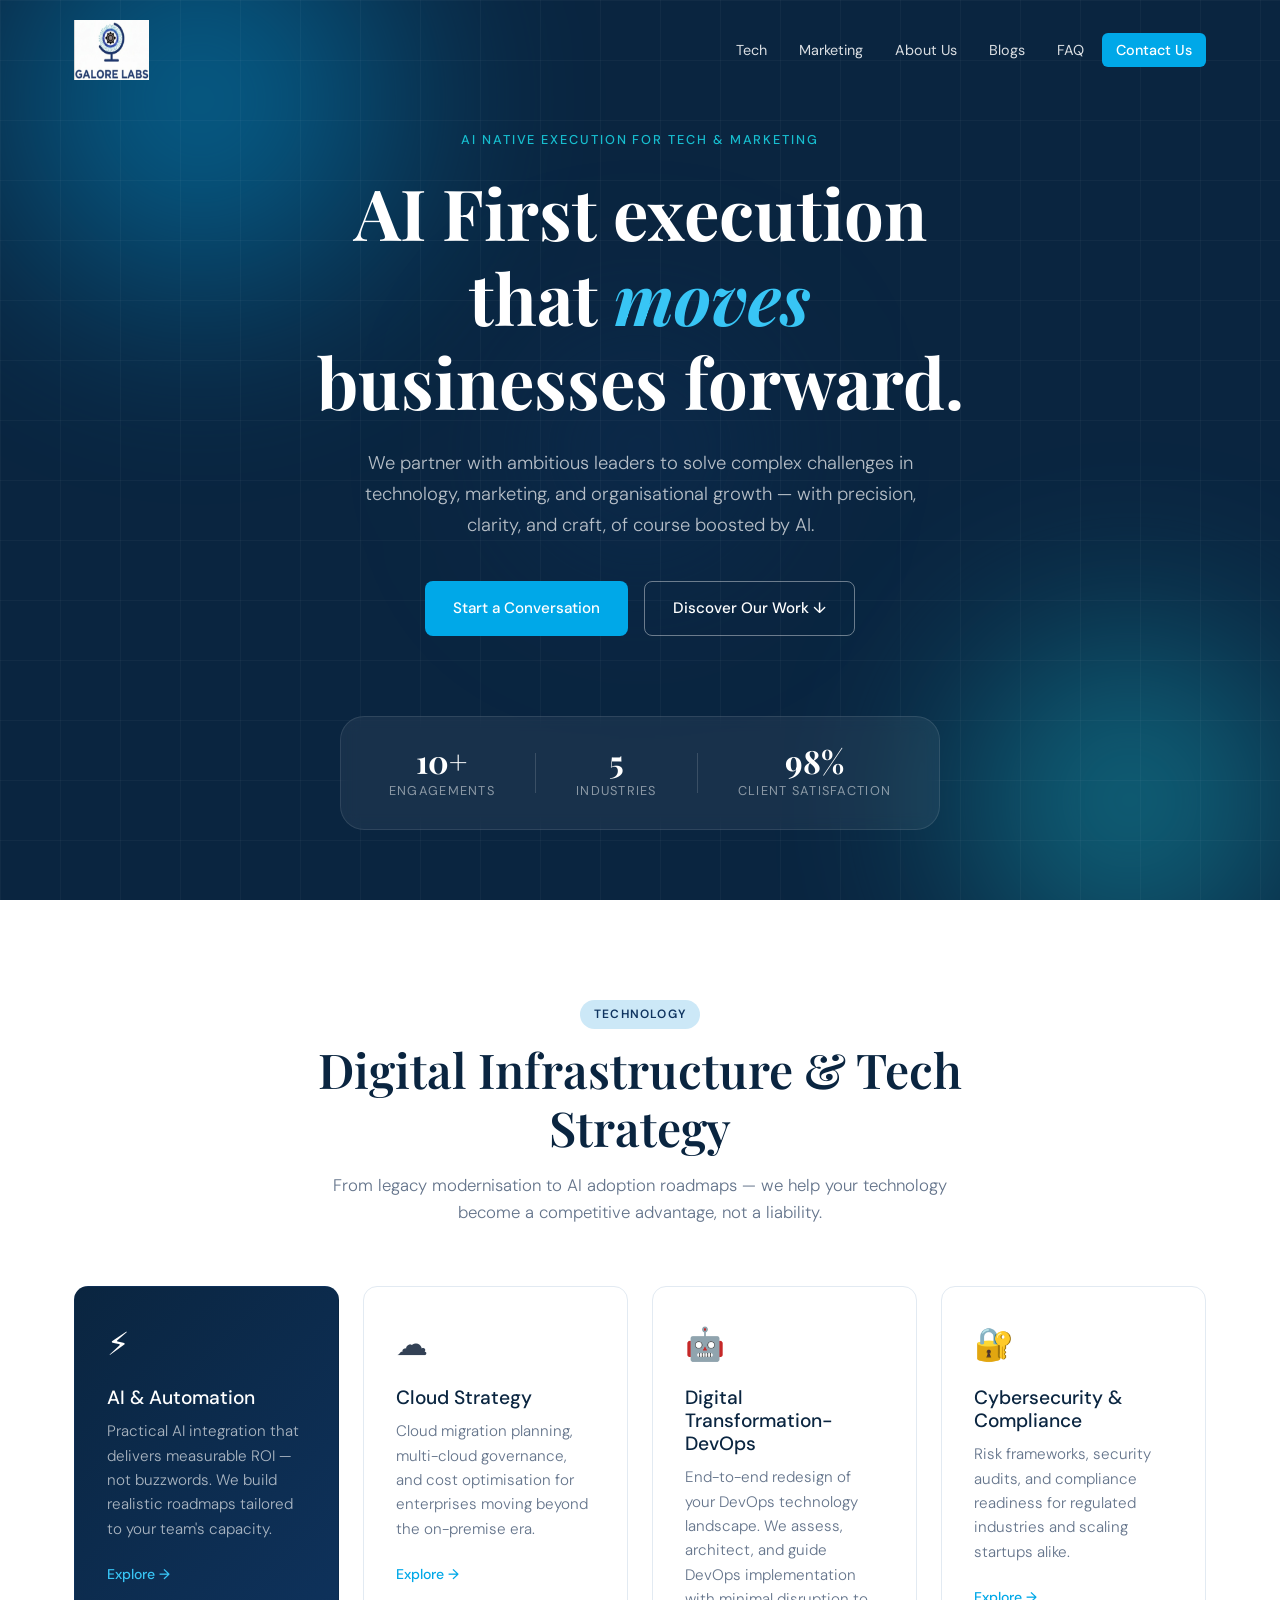
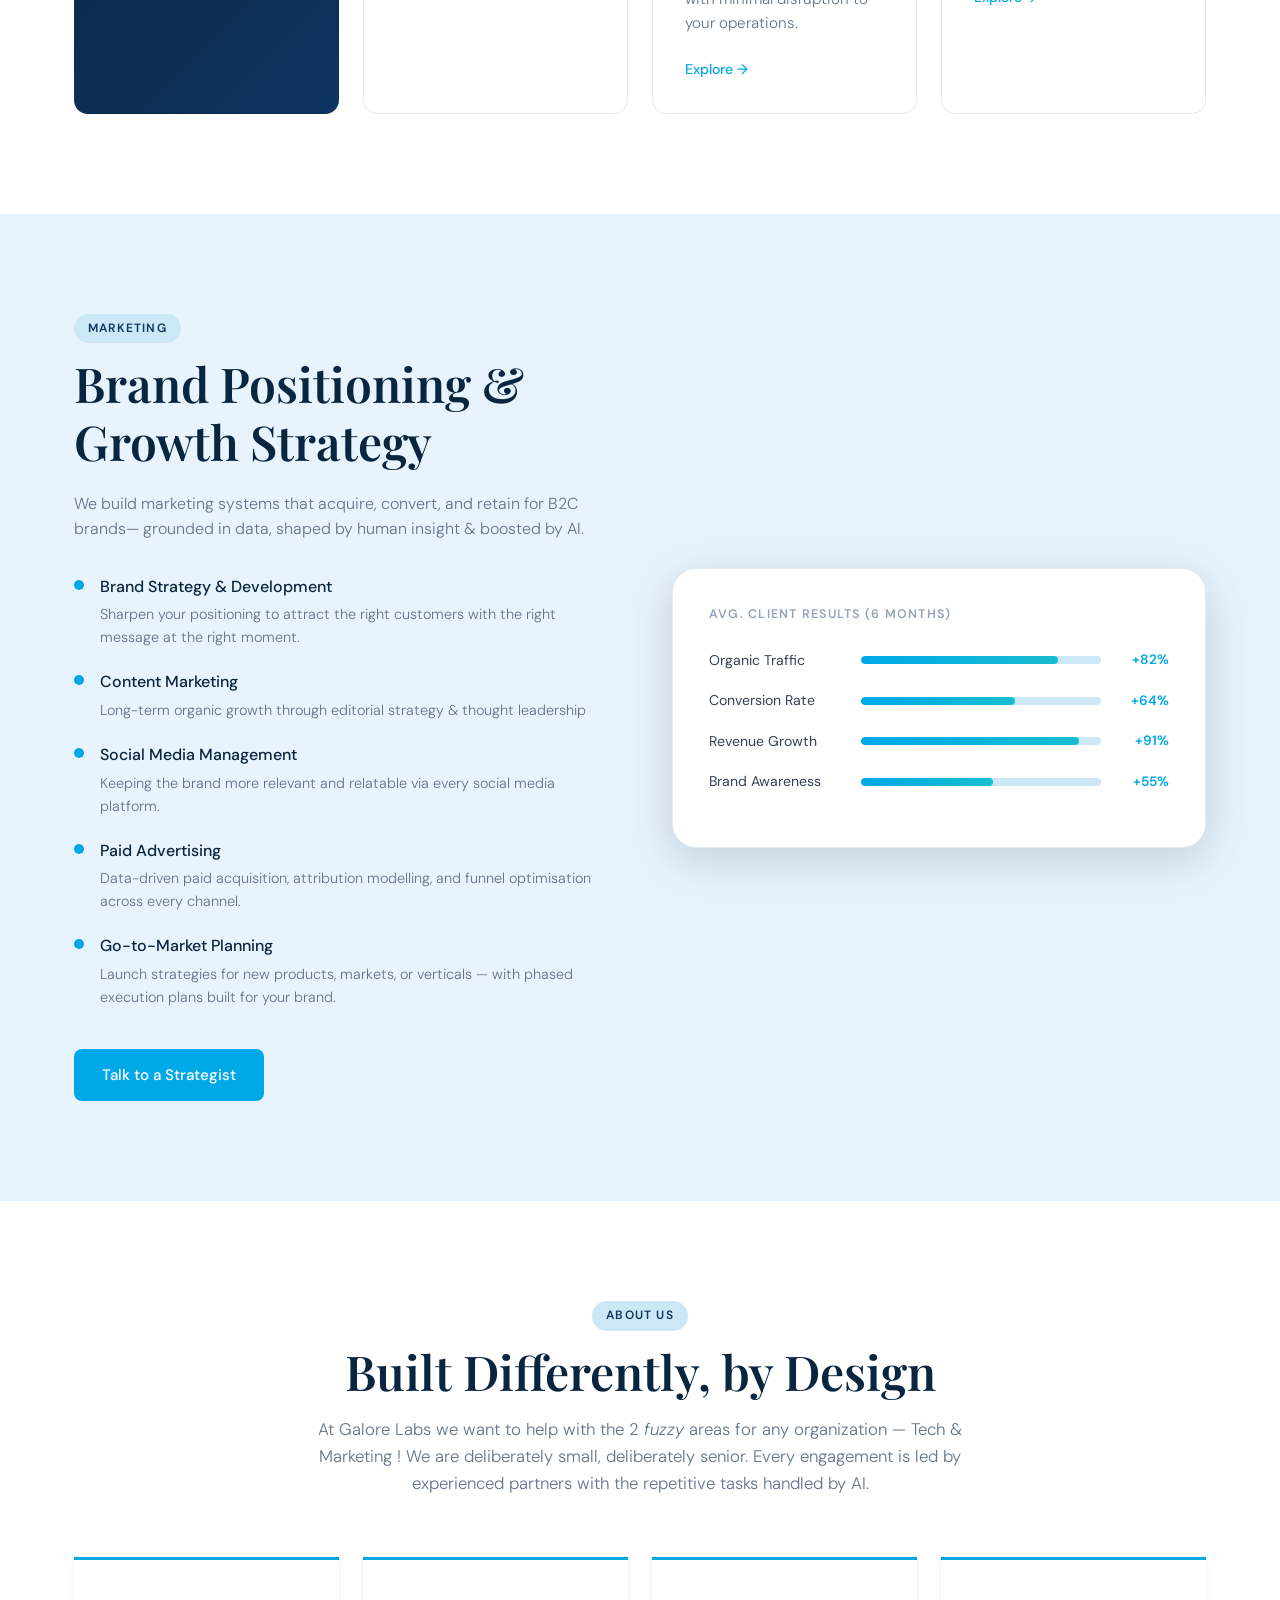
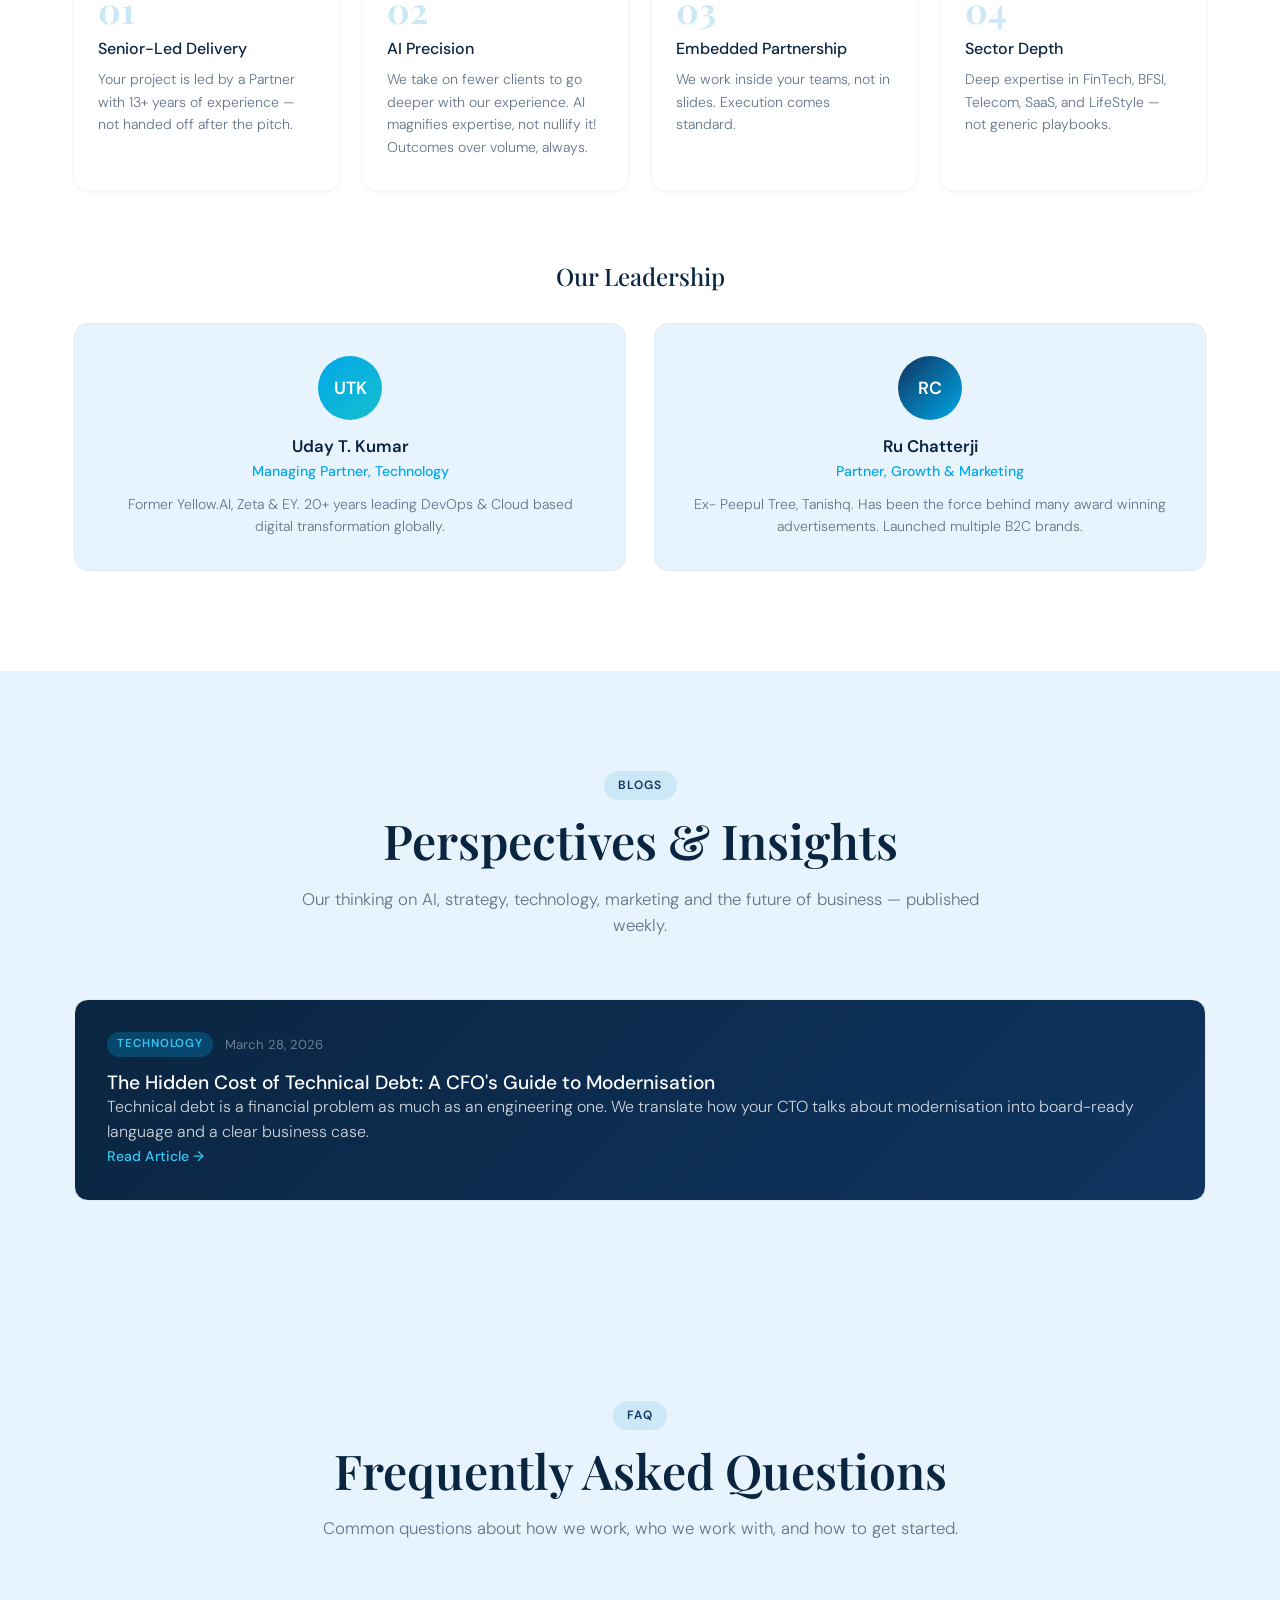
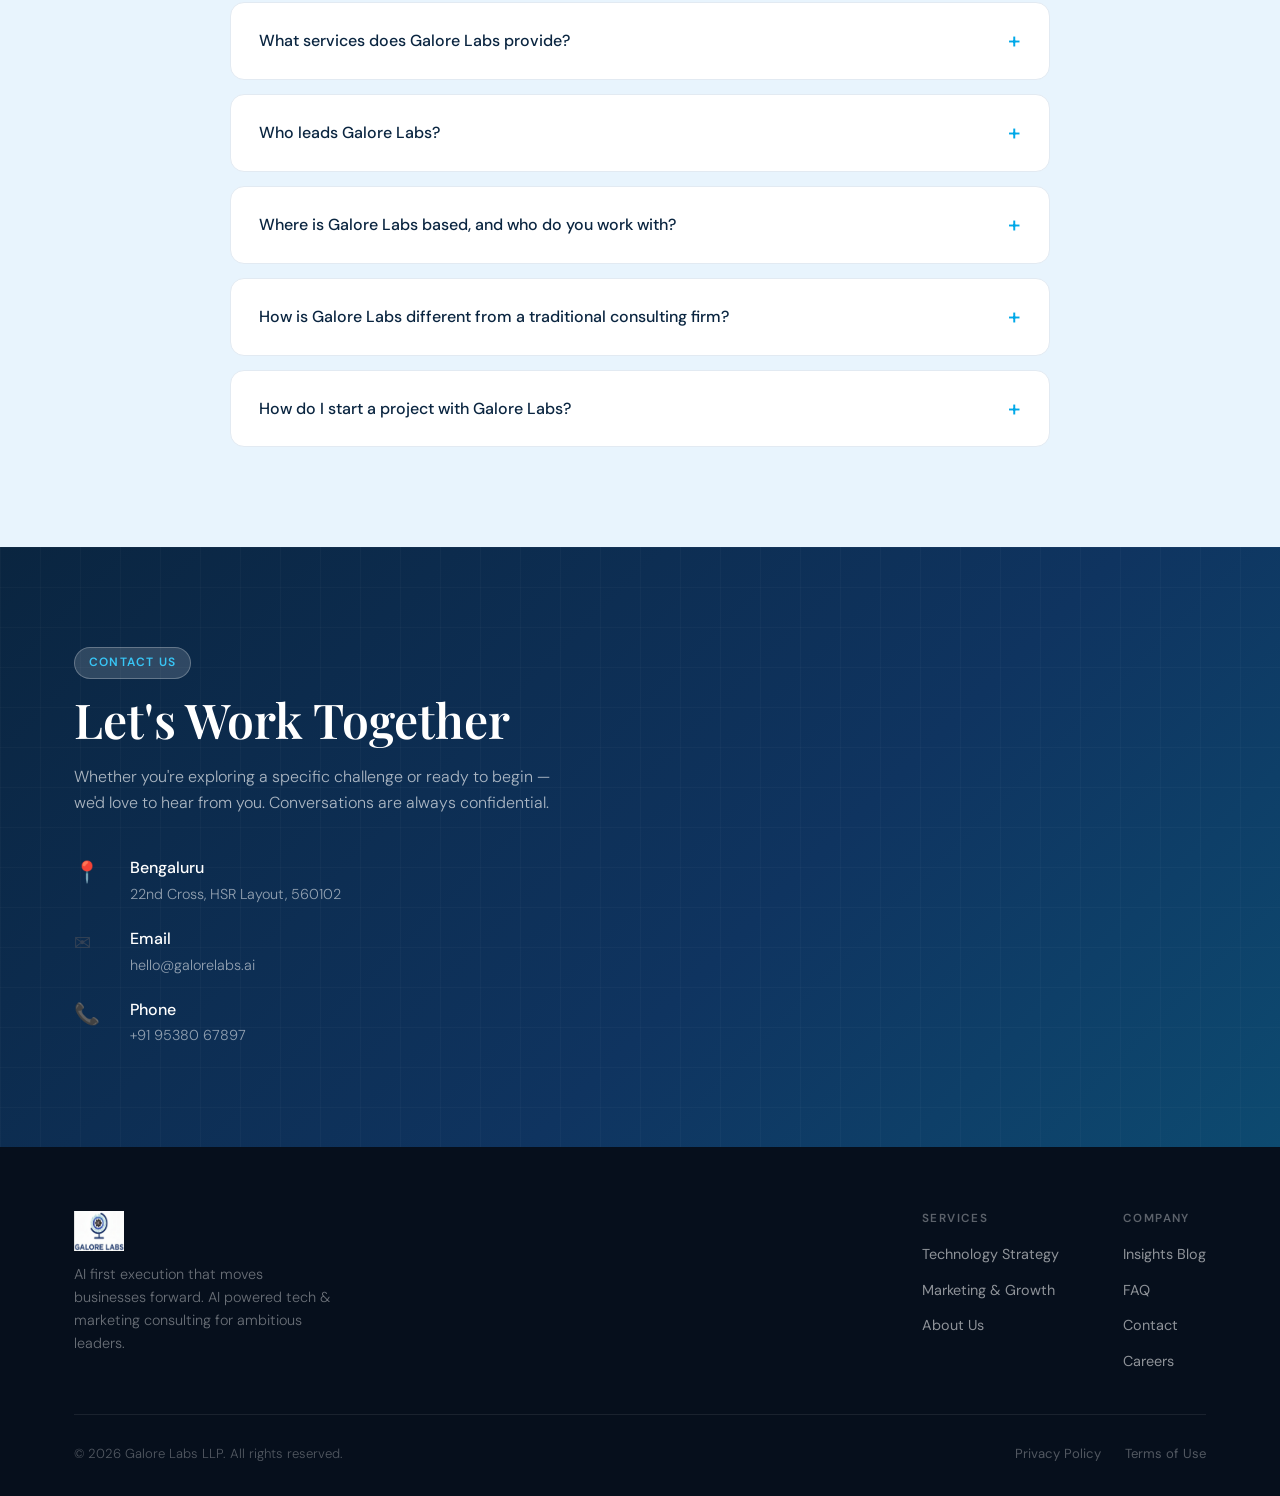
<file: index.html>
<!DOCTYPE html>
<html lang="en">
<head>
  <meta charset="UTF-8" />
  <meta name="viewport" content="width=device-width, initial-scale=1.0" />
  <title>Galore Labs | AI-Native Tech &amp; Marketing Consulting</title>
  <meta name="description" content="Bengaluru-based AI-native consultancy for technology and marketing — cloud strategy, DevOps, cybersecurity, and B2C brand growth, led by senior partners." />
  <link rel="canonical" href="https://galorelabs.ai/" />
  <link rel="icon" href="images/Galore_Labs_Logo_v1_generic.png" type="image/png" />

  <!-- Open Graph / Facebook / LinkedIn -->
  <meta property="og:type" content="website" />
  <meta property="og:site_name" content="Galore Labs" />
  <meta property="og:title" content="Galore Labs | AI-Native Tech & Marketing Consulting" />
  <meta property="og:description" content="AI-first execution for technology and marketing — cloud strategy, DevOps, cybersecurity, and B2C brand growth, led by senior partners in Bengaluru." />
  <meta property="og:url" content="https://galorelabs.ai/" />
  <meta property="og:image" content="https://galorelabs.ai/images/Galore_Labs_Logo_v1_generic.png" />
  <meta property="og:locale" content="en_IN" />

  <!-- Twitter Card -->
  <meta name="twitter:card" content="summary_large_image" />
  <meta name="twitter:title" content="Galore Labs | AI-Native Tech & Marketing Consulting" />
  <meta name="twitter:description" content="AI-first execution for technology and marketing — cloud strategy, DevOps, cybersecurity, and B2C brand growth, led by senior partners in Bengaluru." />
  <meta name="twitter:image" content="https://galorelabs.ai/images/Galore_Labs_Logo_v1_generic.png" />

  <link rel="stylesheet" href="styles.css" />
  <link rel="preconnect" href="https://fonts.googleapis.com" />
  <link rel="preconnect" href="https://fonts.gstatic.com" crossorigin />
  <link href="https://fonts.googleapis.com/css2?family=Playfair+Display:wght@400;600;700&family=DM+Sans:ital,wght@0,300;0,400;0,500;1,300&display=swap" rel="stylesheet" />

  <!-- Structured data: Organization, WebSite, FAQPage -->
  <script type="application/ld+json">
  {
    "@context": "https://schema.org",
    "@graph": [
      {
        "@type": "ProfessionalService",
        "@id": "https://galorelabs.ai/#organization",
        "name": "Galore Labs",
        "url": "https://galorelabs.ai/",
        "logo": "https://galorelabs.ai/images/Galore_Labs_Logo_v1_generic.png",
        "image": "https://galorelabs.ai/images/Galore_Labs_Logo_v1_generic.png",
        "description": "AI-native technology and marketing consulting for ambitious leaders — cloud strategy, DevOps, cybersecurity, brand positioning, and growth marketing.",
        "email": "hello@galorelabs.ai",
        "telephone": "+91-95380-67897",
        "address": {
          "@type": "PostalAddress",
          "streetAddress": "22nd Cross, HSR Layout",
          "addressLocality": "Bengaluru",
          "postalCode": "560102",
          "addressCountry": "IN"
        },
        "areaServed": "IN",
        "founder": [
          { "@type": "Person", "name": "Uday T. Kumar", "jobTitle": "Managing Partner, Technology" },
          { "@type": "Person", "name": "Ru Chatterji", "jobTitle": "Partner, Growth & Marketing" }
        ]
      },
      {
        "@type": "WebSite",
        "@id": "https://galorelabs.ai/#website",
        "url": "https://galorelabs.ai/",
        "name": "Galore Labs",
        "publisher": { "@id": "https://galorelabs.ai/#organization" }
      },
      {
        "@type": "FAQPage",
        "mainEntity": [
          {
            "@type": "Question",
            "name": "What services does Galore Labs provide?",
            "acceptedAnswer": {
              "@type": "Answer",
              "text": "Galore Labs delivers two integrated practices: technology strategy — AI & automation, cloud strategy, DevOps-led digital transformation, and cybersecurity & compliance — and marketing & growth, covering brand strategy, content marketing, social media management, paid advertising, and go-to-market planning."
            }
          },
          {
            "@type": "Question",
            "name": "Who leads Galore Labs?",
            "acceptedAnswer": {
              "@type": "Answer",
              "text": "Galore Labs is led by Uday T. Kumar, Managing Partner (Technology) — formerly of Yellow.AI, Zeta, and EY, with 20+ years leading DevOps and cloud-based digital transformation — and Ru Chatterji, Partner (Growth & Marketing) — formerly of Peepul Tree and Tanishq."
            }
          },
          {
            "@type": "Question",
            "name": "Where is Galore Labs based, and who do you work with?",
            "acceptedAnswer": {
              "@type": "Answer",
              "text": "Galore Labs is based in Bengaluru (HSR Layout) and works with clients across FinTech, BFSI, Telecom, SaaS, and Lifestyle sectors."
            }
          },
          {
            "@type": "Question",
            "name": "How is Galore Labs different from a traditional consulting firm?",
            "acceptedAnswer": {
              "@type": "Answer",
              "text": "Engagements are led directly by senior partners rather than handed off after the pitch, and AI handles repetitive execution so partners can go deeper with fewer clients instead of spreading thin across many."
            }
          },
          {
            "@type": "Question",
            "name": "How do I start a project with Galore Labs?",
            "acceptedAnswer": {
              "@type": "Answer",
              "text": "Email hello@galorelabs.ai or call +91 95380 67897. Conversations are confidential, and Galore Labs typically responds within one business day."
            }
          }
        ]
      }
    ]
  }
  </script>
</head>
<body>

  <!-- ═══════════════════════════ NAVIGATION ═══════════════════════════ -->
  <header class="nav-wrapper" id="navbar">
    <nav class="nav-container">
      <a href="#" class="logo">
        <img src="images/Galore_Labs_Logo_v1_generic.png" alt="Galore Labs" style="width:75px;height:60px;">
        <!--span class="logo-mark">GL</span-->
        <!--span class="logo-text">Galore Labs</span-->
      </a>

      <ul class="nav-links" id="navLinks">
        <li><a href="#tech" class="nav-item">Tech</a></li>
        <li><a href="#marketing" class="nav-item">Marketing</a></li>
        <li><a href="#about" class="nav-item">About Us</a></li>
        <li><a href="#blogs" class="nav-item">Blogs</a></li>
        <li><a href="#faq" class="nav-item">FAQ</a></li>
        <li><a href="#contact" class="nav-item nav-cta">Contact Us</a></li>
      </ul>

      <button class="hamburger" id="hamburger" aria-label="Toggle menu">
        <span></span><span></span><span></span>
      </button>
    </nav>
  </header>

  <!-- ═══════════════════════════ HERO ═══════════════════════════════════ -->
  <section class="hero" id="home">
    <div class="hero-bg">
      <div class="orb orb-1"></div>
      <div class="orb orb-2"></div>
      <div class="orb orb-3"></div>
      <div class="grid-overlay"></div>
    </div>
    <div class="hero-content">
      <p class="hero-eyebrow">AI Native Execution for Tech & Marketing</p>
      <h1 class="hero-title">
        AI First execution <br />
        that <em>moves</em><br />
        businesses forward.
      </h1>
      <p class="hero-sub">
        We partner with ambitious leaders to solve complex challenges in technology, marketing, and organisational growth — with precision, clarity, and craft, of course boosted by AI.
      </p>
      <div class="hero-actions">
        <a href="#contact" class="btn btn-primary">Start a Conversation</a>
        <a href="#about" class="btn btn-ghost">Discover Our Work ↓</a>
      </div>
    </div>
    <div class="hero-stats">
      <div class="stat"><span class="stat-num">10+</span><span class="stat-label">Engagements</span></div>
      <div class="stat-divider"></div>
      <div class="stat"><span class="stat-num">5</span><span class="stat-label">Industries</span></div>
      <div class="stat-divider"></div>
      <div class="stat"><span class="stat-num">98%</span><span class="stat-label">Client Satisfaction</span></div>
    </div>
  </section>

  <!-- ═══════════════════════════ TECH ════════════════════════════════════ -->
  <section class="section" id="tech">
    <div class="container">
      <div class="section-header">
        <span class="tag">Technology</span>
        <h2 class="section-title">Digital Infrastructure &amp; Tech Strategy</h2>
        <p class="section-sub">From legacy modernisation to AI adoption roadmaps — we help your technology become a competitive advantage, not a liability.</p>
      </div>
      <div class="cards-grid">
        <div class="card card-featured">
          <div class="card-icon">⚡</div>
          <h3>AI &amp; Automation</h3>
          <p>Practical AI integration that delivers measurable ROI — not buzzwords. We build realistic roadmaps tailored to your team's capacity.</p> 
          <a href="#contact" class="card-link">Explore →</a>
        </div>
        <div class="card">
          <div class="card-icon">☁️</div>
          <h3>Cloud Strategy</h3>
          <p>Cloud migration planning, multi-cloud governance, and cost optimisation for enterprises moving beyond the on-premise era.</p>
          <a href="#contact" class="card-link">Explore →</a>
        </div>
        <div class="card">
          <div class="card-icon">🤖</div>
          <h3>Digital Transformation- DevOps</h3>
          <p>End-to-end redesign of your DevOps technology landscape. We assess, architect, and guide DevOps implementation with minimal disruption to your operations.</p>
          <a href="#contact" class="card-link">Explore →</a>
        </div>
        <div class="card">
          <div class="card-icon">🔐</div>
          <h3>Cybersecurity &amp; Compliance</h3>
          <p>Risk frameworks, security audits, and compliance readiness for regulated industries and scaling startups alike.</p>
          <a href="#contact" class="card-link">Explore →</a>
        </div>
      </div>
    </div>
  </section>

  <!-- ═══════════════════════════ MARKETING ═══════════════════════════════ -->
  <section class="section section-alt" id="marketing">
    <div class="container">
      <div class="split-layout">
        <div class="split-text">
          <span class="tag">Marketing</span>
          <h2 class="section-title">Brand Positioning &amp; Growth Strategy</h2>
          <p>We build marketing systems that acquire, convert, and retain for B2C brands— grounded in data, shaped by human insight &amp; boosted by AI.</p>
          <ul class="feature-list">
            <li>
              <span class="feature-dot"></span>
              <div>
                <strong>Brand Strategy & Development</strong>
                <p>Sharpen your positioning to attract the right customers with the right message at the right moment.</p>
              </div>
            </li>
            <li>
              <span class="feature-dot"></span>
              <div>
                <strong>Content Marketing</strong>
                <p>Long-term organic growth through editorial strategy & thought leadership</p>
              </div>
            </li>
            <li>
              <span class="feature-dot"></span>
              <div>
                <strong>Social Media Management</strong>
                <p>Keeping the brand more relevant and relatable via every social media platform.</p>
              </div>
            </li>
            <li>
              <span class="feature-dot"></span>
              <div>
                <strong>Paid Advertising</strong>
                <p>Data-driven paid acquisition, attribution modelling, and funnel optimisation across every channel.</p>
              </div>
            </li>
            <li>
              <span class="feature-dot"></span>
              <div>
                <strong>Go-to-Market Planning</strong>
                <p>Launch strategies for new products, markets, or verticals — with phased execution plans built for your brand.</p>
              </div>
            </li>
          </ul>
          <a href="#contact" class="btn btn-primary">Talk to a Strategist</a>
        </div>
        <div class="split-visual">
          <div class="metrics-card">
            <p class="metrics-label">Avg. Client Results (6 months)</p>
            <div class="metric-row">
              <span>Organic Traffic</span>
              <div class="progress-bar"><div class="progress-fill" style="--w:82%"></div></div>
              <span class="metric-pct">+82%</span>
            </div>
            <div class="metric-row">
              <span>Conversion Rate</span>
              <div class="progress-bar"><div class="progress-fill" style="--w:64%"></div></div>
              <span class="metric-pct">+64%</span>
            </div>
            <div class="metric-row">
              <span>Revenue Growth</span>
              <div class="progress-bar"><div class="progress-fill" style="--w:91%"></div></div>
              <span class="metric-pct">+91%</span>
            </div>
            <div class="metric-row">
              <span>Brand Awareness</span>
              <div class="progress-bar"><div class="progress-fill" style="--w:55%"></div></div>
              <span class="metric-pct">+55%</span>
            </div>
          </div>
        </div>
      </div>
    </div>
  </section>

  <!-- ═══════════════════════════ ABOUT ════════════════════════════════════ -->
  <section class="section" id="about">
    <div class="container">
      <div class="section-header">
        <span class="tag">About Us</span>
        <h2 class="section-title">Built Differently, by Design</h2>
        <p class="section-sub">At Galore Labs we want to help with the 2 <em>fuzzy</em> areas for any organization — Tech & Marketing ! We are deliberately small, deliberately senior. Every engagement is led by experienced partners with the repetitive tasks handled by AI.</p>
      </div>

      <div class="values-grid">
        <div class="value-card">
          <div class="value-num">01</div>
          <h3>Senior-Led Delivery</h3>
          <p>Your project is led by a Partner with 13+ years of experience — not handed off after the pitch.</p>
        </div>
        <div class="value-card">
          <div class="value-num">02</div>
          <h3>AI Precision</h3>
          <p>We take on fewer clients to go deeper with our experience. AI magnifies expertise, not nullify it! Outcomes over volume, always.</p>
        </div>
        <div class="value-card">
          <div class="value-num">03</div>
          <h3>Embedded Partnership</h3>
          <p>We work inside your teams, not in slides. Execution comes standard.</p>
        </div>
        <div class="value-card">
          <div class="value-num">04</div>
          <h3>Sector Depth</h3>
          <p>Deep expertise in FinTech, BFSI, Telecom, SaaS, and LifeStyle — not generic playbooks.</p>
        </div>
      </div>

      <div class="team-section">
        <h3 class="team-heading">Our Leadership</h3>
        <div class="team-grid">
          <div class="team-card">
            <div class="avatar avatar-1">UTK</div>
            <h4>Uday T. Kumar</h4>
            <p class="role">Managing Partner, Technology</p>
            <p>Former Yellow.AI, Zeta & EY. 20+ years leading DevOps & Cloud based digital transformation globally.</p>
          </div>
          <div class="team-card">
            <div class="avatar avatar-2">RC</div>
            <h4>Ru Chatterji</h4>
            <p class="role">Partner, Growth &amp; Marketing</p>
            <p>Ex- Peepul Tree, Tanishq. Has been the force behind many award winning advertisements. Launched multiple B2C brands.</p>
          </div>
        </div>
      </div>
    </div>
  </section>

  <!-- ═══════════════════════════ BLOGS ════════════════════════════════════ -->
  <section class="section section-alt" id="blogs">
    <div class="container">
      <div class="section-header">
        <span class="tag">Blogs</span>
        <h2 class="section-title">Perspectives &amp; Insights</h2>
        <p class="section-sub">Our thinking on AI, strategy, technology, marketing and the future of business — published weekly.</p>
      </div>
      <div class="blog-grid">
        <article class="blog-card-featured">
          <div class="blog-meta"><span class="blog-tag">Technology</span> <span class="blog-date">March 28, 2026</span></div>
          <h3>The Hidden Cost of Technical Debt: A CFO's Guide to Modernisation</h3>
          <p>Technical debt is a financial problem as much as an engineering one. We translate how your CTO talks about modernisation into board-ready language and a clear business case.</p>
          <a href="blog-technical-debt-modernisation.html" class="card-link">Read Article →</a>
        </article>
        <!--article class="blog-card">
          <div class="blog-meta"><span class="blog-tag">Marketing</span> <span class="blog-date">March 14, 2026</span></div>
          <h3>The Brand Positioning Trap That's Costing B2B Companies Millions</h3>
          <p>Feature-led messaging is a dead end. Here's how leading SaaS companies are repositioning around outcomes — and winning.</p>
          <a href="#" class="card-link">Read Article →</a>
        </article>
        <article class="blog-card">
          <div class="blog-meta"><span class="blog-tag">Strategy</span> <span class="blog-date">Feb 27, 2026</span></div>
          <h3>Boutique vs. Big Four: Choosing the Right Consulting Partner</h3>
          <p>A frank comparison of what you gain and give up with each — from the perspective of people who've worked on both sides.</p>
          <a href="#" class="card-link">Read Article →</a>
        </article>
        <article class="blog-card">
          <div class="blog-meta"><span class="blog-tag">Operations</span> <span class="blog-date">Feb 10, 2026</span></div>
          <h3>Organisational Design for the Hybrid Era: What Actually Works</h3>
          <p>Two years of data from our portfolio clients reveals which structures thrive and which quietly haemorrhage productivity.</p>
          <a href="#" class="card-link">Read Article →</a>
        </article-->
      </div>
    </div>
  </section>

  <!-- ═══════════════════════════ FAQ ══════════════════════════════════════ -->
  <section class="section section-alt" id="faq">
    <div class="container">
      <div class="section-header">
        <span class="tag">FAQ</span>
        <h2 class="section-title">Frequently Asked Questions</h2>
        <p class="section-sub">Common questions about how we work, who we work with, and how to get started.</p>
      </div>
      <div class="faq-list">
        <details class="faq-item">
          <summary>What services does Galore Labs provide?</summary>
          <p>Galore Labs delivers two integrated practices: technology strategy — AI &amp; automation, cloud strategy, DevOps-led digital transformation, and cybersecurity &amp; compliance — and marketing &amp; growth, covering brand strategy, content marketing, social media management, paid advertising, and go-to-market planning.</p>
        </details>
        <details class="faq-item">
          <summary>Who leads Galore Labs?</summary>
          <p>Galore Labs is led by Uday T. Kumar, Managing Partner (Technology) — formerly of Yellow.AI, Zeta, and EY, with 20+ years leading DevOps and cloud-based digital transformation — and Ru Chatterji, Partner (Growth &amp; Marketing) — formerly of Peepul Tree and Tanishq.</p>
        </details>
        <details class="faq-item">
          <summary>Where is Galore Labs based, and who do you work with?</summary>
          <p>Galore Labs is based in Bengaluru (HSR Layout) and works with clients across FinTech, BFSI, Telecom, SaaS, and Lifestyle sectors.</p>
        </details>
        <details class="faq-item">
          <summary>How is Galore Labs different from a traditional consulting firm?</summary>
          <p>Engagements are led directly by senior partners rather than handed off after the pitch, and AI handles repetitive execution so partners can go deeper with fewer clients instead of spreading thin across many.</p>
        </details>
        <details class="faq-item">
          <summary>How do I start a project with Galore Labs?</summary>
          <p>Email <a href="mailto:hello@galorelabs.ai">hello@galorelabs.ai</a> or call +91 95380 67897. Conversations are confidential, and we typically respond within one business day.</p>
        </details>
      </div>
    </div>
  </section>

  <!-- ═══════════════════════════ CONTACT ══════════════════════════════════ -->
  <section class="section contact-section" id="contact">
    <div class="container">
      <div class="contact-wrapper">
        <div class="contact-info">
          <span class="tag tag-light">Contact Us</span>
          <h2 class="section-title light">Let's Work Together</h2>
          <p class="light-text">Whether you're exploring a specific challenge or ready to begin — we'd love to hear from you. Conversations are always confidential.</p>
          <div class="contact-details">
            <div class="contact-item">
              <span class="contact-icon">📍</span>
              <div>
                <strong>Bengaluru</strong>
                <p>22nd Cross, HSR Layout, 560102</p>
              </div>
            </div>
            <div class="contact-item">
              <span class="contact-icon">✉️</span>
              <div>
                <strong>Email</strong>
                <p>hello@galorelabs.ai</p>
              </div>
            </div>
            <div class="contact-item">
              <span class="contact-icon">📞</span>
              <div>
                <strong>Phone</strong>
                <p>+91 95380 67897</p>
              </div>
            </div>
          </div>
        </div>

        <!--form class="contact-form" id="contactForm" novalidate>
          <div class="form-row">
            <div class="form-group">
              <label for="firstName">First Name</label>
              <input type="text" id="firstName" name="firstName" placeholder="Arjun" required />
            </div>
            <div class="form-group">
              <label for="lastName">Last Name</label>
              <input type="text" id="lastName" name="lastName" placeholder="Sharma" required />
            </div>
          </div>
          <div class="form-group">
            <label for="email">Work Email</label>
            <input type="email" id="email" name="email" placeholder="you@company.com" required />
          </div>
          <div class="form-group">
            <label for="company">Company</label>
            <input type="text" id="company" name="company" placeholder="Your Company" />
          </div>
          <div class="form-group">
            <label for="interest">Area of Interest</label>
            <select id="interest" name="interest">
              <option value="" disabled selected>Select a service…</option>
              <option value="tech">AI & Technology Strategy</option>
              <option value="marketing">Marketing &amp; Growth</option>
              <option value="strategy">Corporate Strategy</option>
              <option value="other">Other / Not Sure Yet</option>
            </select>
          </div>
          <div class="form-group">
            <label for="message">Message</label>
            <textarea id="message" name="message" rows="4" placeholder="Tell us about your challenge or what you're trying to achieve…"></textarea>
          </div>
          <button type="submit" class="btn btn-submit" id="submitBtn">Send Message</button>
          <p class="form-note">We typically respond within one business day.</p>
          <div class="form-success" id="formSuccess">
            ✓ Thank you! We'll be in touch shortly.
          </div>
        </form-->
      </div>
    </div>
  </section>

  <!-- ═══════════════════════════ FOOTER ═══════════════════════════════════ -->
  <footer class="footer">
    <div class="container">
      <div class="footer-top">
        <div class="footer-brand">
          <a href="#" class="logo logo-light">
            <img src="images/Galore_Labs_Logo_v1_generic.png" alt="Galore Labs" style="width:50px;height:40px;">
            <!--span class="logo-mark">GL</span-->
            <!--span class="logo-text">Galore Labs</span-->
          </a>
          <p>AI first execution that moves businesses forward. AI powered tech & marketing consulting for ambitious leaders.</p>
        </div>
        <div class="footer-links">
          <div class="footer-col">
            <h5>Services</h5>
            <ul>
              <li><a href="#tech">Technology Strategy</a></li>
              <li><a href="#marketing">Marketing &amp; Growth</a></li>
              <li><a href="#about">About Us</a></li>
            </ul>
          </div>
          <div class="footer-col">
            <h5>Company</h5>
            <ul>
              <li><a href="#blogs">Insights Blog</a></li>
              <li><a href="#faq">FAQ</a></li>
              <li><a href="#contact">Contact</a></li>
              <li><a href="#">Careers</a></li>
            </ul>
          </div>
        </div>
      </div>
      <div class="footer-bottom">
        <p>© 2026 Galore Labs LLP. All rights reserved.</p>
        <div class="footer-legal">
          <a href="#">Privacy Policy</a>
          <a href="#">Terms of Use</a>
        </div>
      </div>
    </div>
  </footer>

  <script src="script.js"></script>
</body>
</html>
</file>
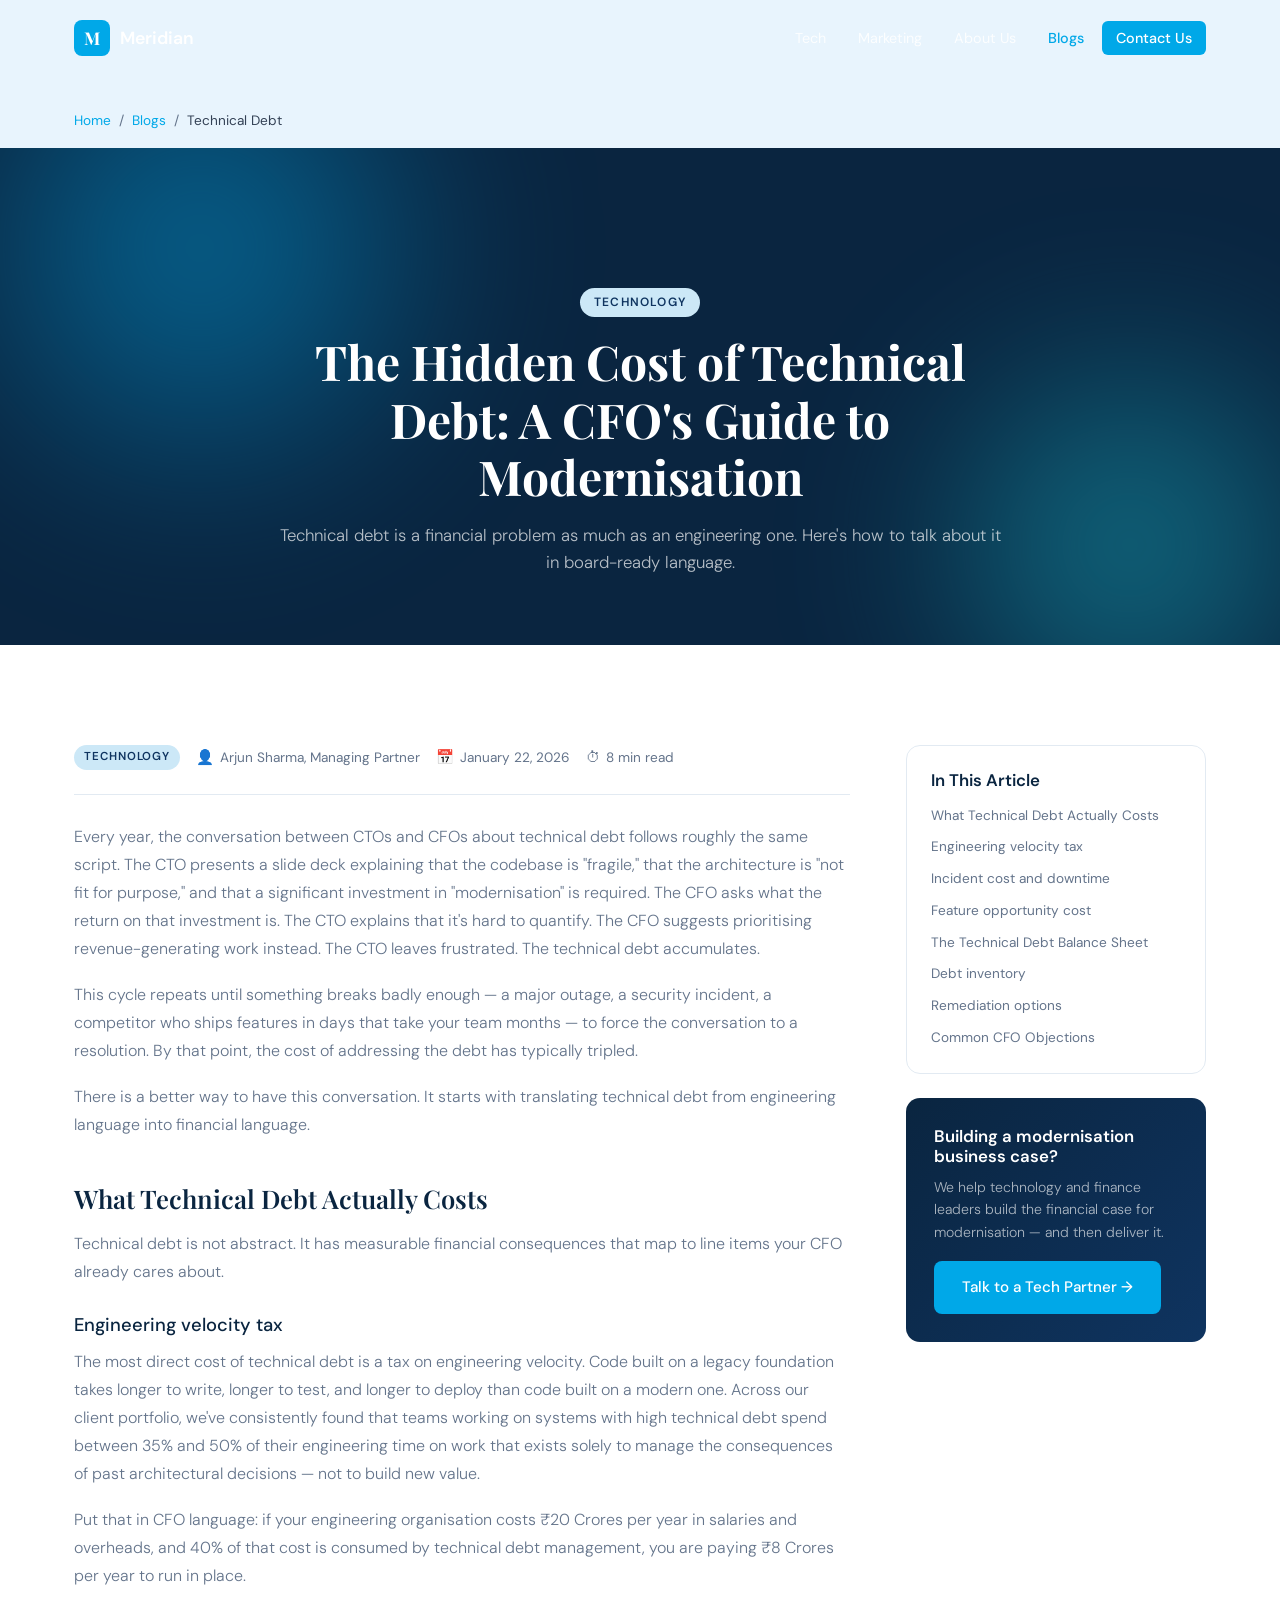
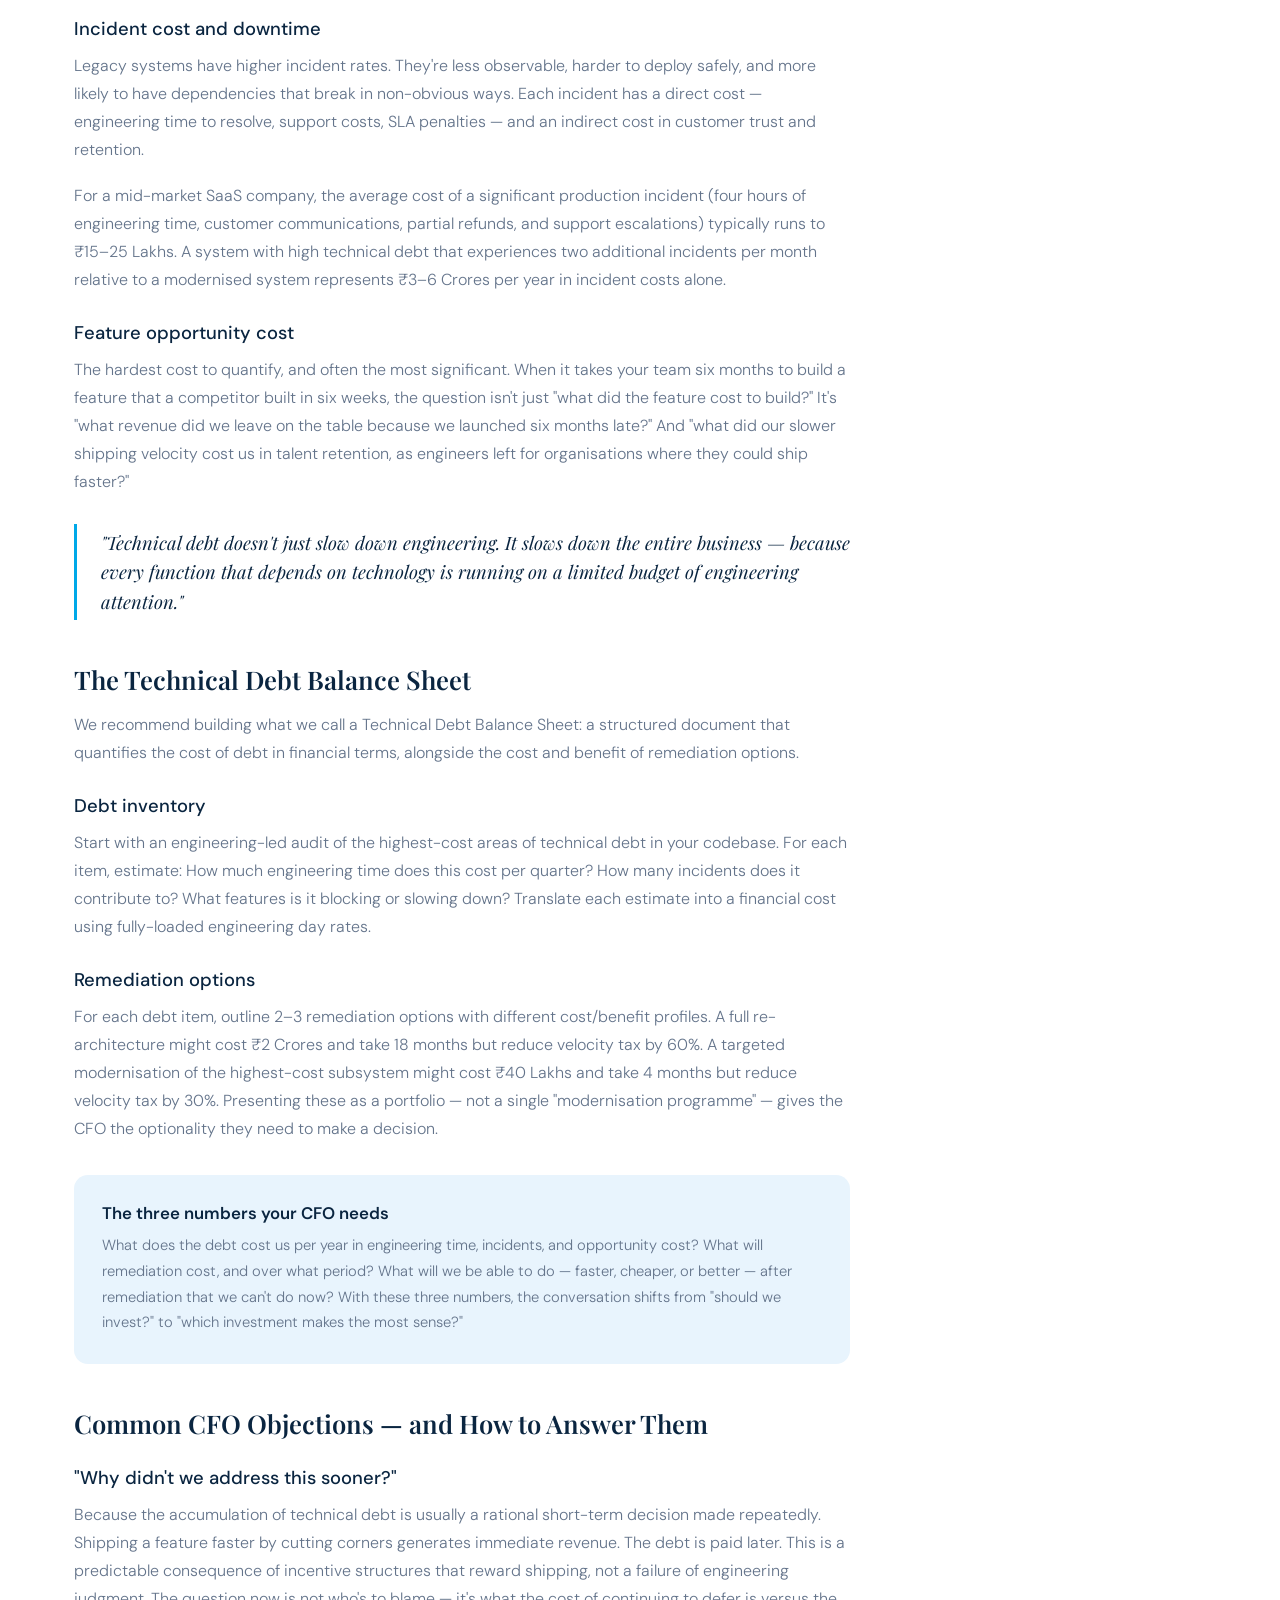
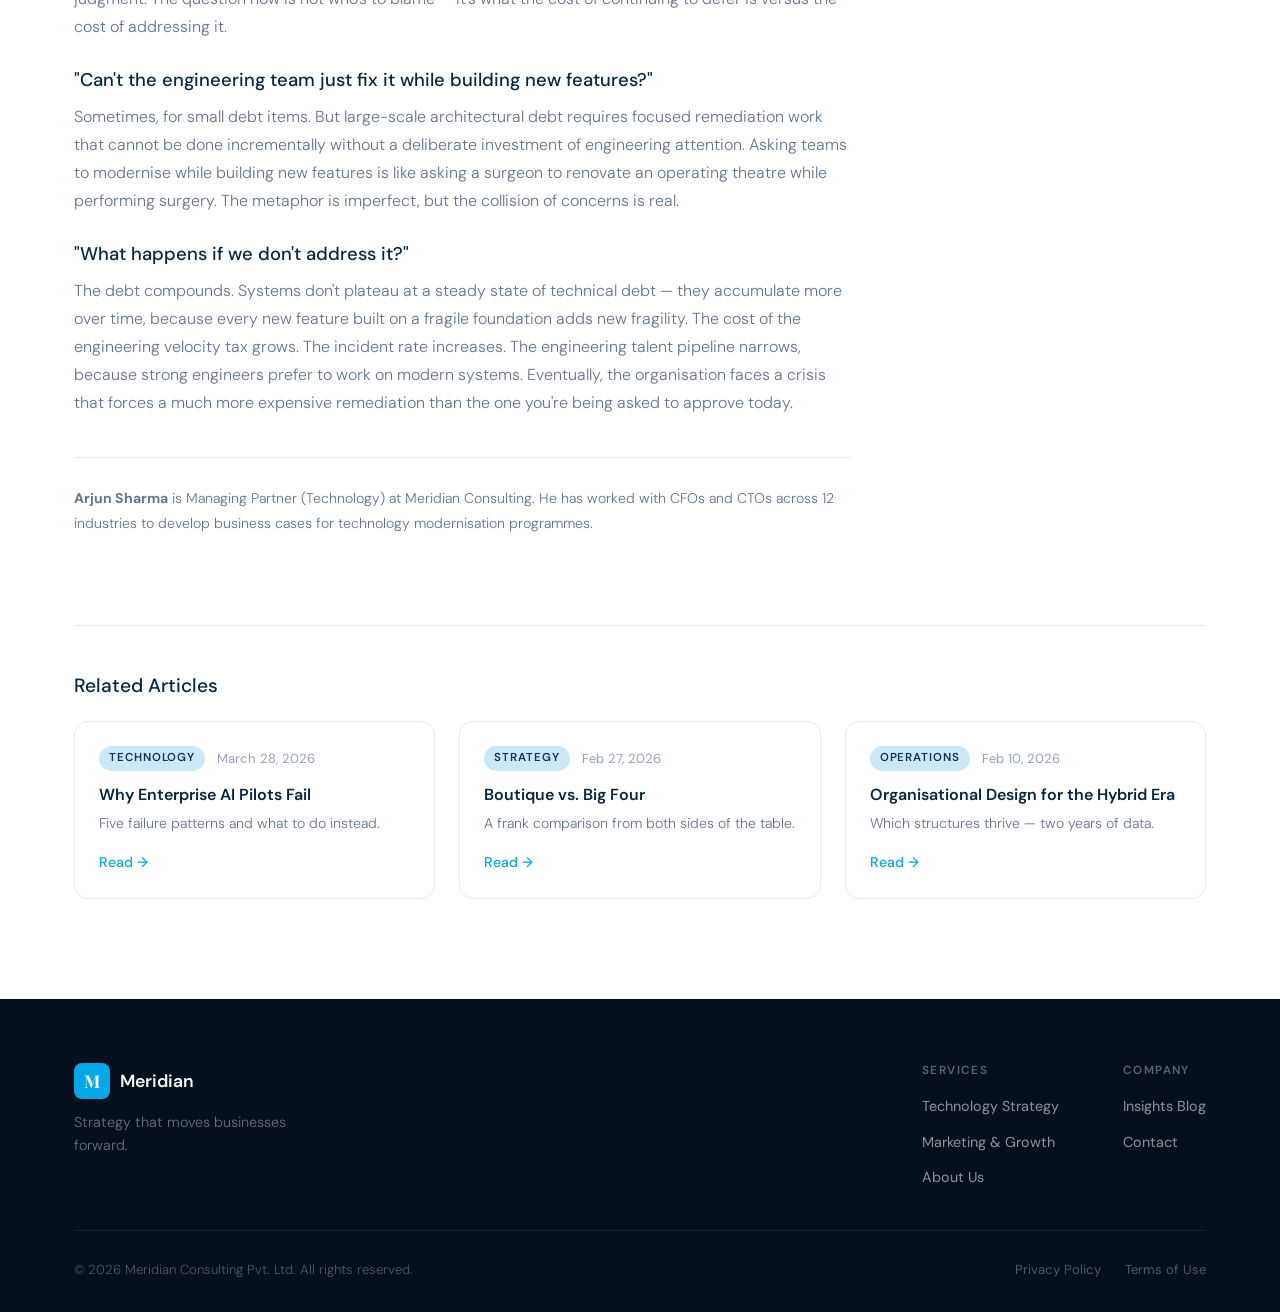
<file: blog-cost-optimization.html>
<!DOCTYPE html>
<html lang="en">
<head>
  <meta charset="UTF-8" />
  <meta name="viewport" content="width=device-width, initial-scale=1.0" />
  <title>The Hidden Cost of Technical Debt — Meridian Consulting</title>
  <link rel="stylesheet" href="styles.css" />
  <link rel="stylesheet" href="pages.css" />
  <link rel="preconnect" href="https://fonts.googleapis.com" />
  <link rel="preconnect" href="https://fonts.gstatic.com" crossorigin />
  <link href="https://fonts.googleapis.com/css2?family=Playfair+Display:wght@400;600;700&family=DM+Sans:ital,wght@0,300;0,400;0,500;1,300&display=swap" rel="stylesheet" />
</head>
<body class="inner-page">
  <header class="nav-wrapper" id="navbar">
    <nav class="nav-container">
      <a href="index.html" class="logo"><span class="logo-mark">M</span><span class="logo-text">Meridian</span></a>
      <ul class="nav-links" id="navLinks">
        <li><a href="tech.html" class="nav-item">Tech</a></li>
        <li><a href="marketing.html" class="nav-item">Marketing</a></li>
        <li><a href="about.html" class="nav-item">About Us</a></li>
        <li><a href="blogs.html" class="nav-item" style="color:var(--blue);font-weight:500;">Blogs</a></li>
        <li><a href="contact.html" class="nav-item nav-cta">Contact Us</a></li>
      </ul>
      <button class="hamburger" id="hamburger"><span></span><span></span><span></span></button>
    </nav>
  </header>

  <div class="breadcrumb"><div class="container"><nav><a href="index.html">Home</a> <span>/</span> <a href="blogs.html">Blogs</a> <span>/</span> <span class="current">Technical Debt</span></nav></div></div>

  <div class="page-hero" style="padding:140px 24px 70px;">
    <div class="orb orb-1"></div><div class="orb orb-2"></div>
    <div class="page-hero-content">
      <span class="tag">Technology</span>
      <h1>The Hidden Cost of Technical Debt: A CFO's Guide to Modernisation</h1>
      <p>Technical debt is a financial problem as much as an engineering one. Here's how to talk about it in board-ready language.</p>
    </div>
  </div>

  <section class="section">
    <div class="container">
      <div class="article-layout">
        <article class="article-body">
          <div class="article-meta-bar">
            <span class="blog-tag">Technology</span>
            <span class="meta-item"><span class="meta-icon">👤</span> Arjun Sharma, Managing Partner</span>
            <span class="meta-item"><span class="meta-icon">📅</span> January 22, 2026</span>
            <span class="meta-item"><span class="meta-icon">⏱</span> 8 min read</span>
          </div>

          <p>Every year, the conversation between CTOs and CFOs about technical debt follows roughly the same script. The CTO presents a slide deck explaining that the codebase is "fragile," that the architecture is "not fit for purpose," and that a significant investment in "modernisation" is required. The CFO asks what the return on that investment is. The CTO explains that it's hard to quantify. The CFO suggests prioritising revenue-generating work instead. The CTO leaves frustrated. The technical debt accumulates.</p>
          <p>This cycle repeats until something breaks badly enough — a major outage, a security incident, a competitor who ships features in days that take your team months — to force the conversation to a resolution. By that point, the cost of addressing the debt has typically tripled.</p>
          <p>There is a better way to have this conversation. It starts with translating technical debt from engineering language into financial language.</p>

          <h2>What Technical Debt Actually Costs</h2>
          <p>Technical debt is not abstract. It has measurable financial consequences that map to line items your CFO already cares about.</p>

          <h3>Engineering velocity tax</h3>
          <p>The most direct cost of technical debt is a tax on engineering velocity. Code built on a legacy foundation takes longer to write, longer to test, and longer to deploy than code built on a modern one. Across our client portfolio, we've consistently found that teams working on systems with high technical debt spend between 35% and 50% of their engineering time on work that exists solely to manage the consequences of past architectural decisions — not to build new value.</p>
          <p>Put that in CFO language: if your engineering organisation costs ₹20 Crores per year in salaries and overheads, and 40% of that cost is consumed by technical debt management, you are paying ₹8 Crores per year to run in place.</p>

          <h3>Incident cost and downtime</h3>
          <p>Legacy systems have higher incident rates. They're less observable, harder to deploy safely, and more likely to have dependencies that break in non-obvious ways. Each incident has a direct cost — engineering time to resolve, support costs, SLA penalties — and an indirect cost in customer trust and retention.</p>
          <p>For a mid-market SaaS company, the average cost of a significant production incident (four hours of engineering time, customer communications, partial refunds, and support escalations) typically runs to ₹15–25 Lakhs. A system with high technical debt that experiences two additional incidents per month relative to a modernised system represents ₹3–6 Crores per year in incident costs alone.</p>

          <h3>Feature opportunity cost</h3>
          <p>The hardest cost to quantify, and often the most significant. When it takes your team six months to build a feature that a competitor built in six weeks, the question isn't just "what did the feature cost to build?" It's "what revenue did we leave on the table because we launched six months late?" And "what did our slower shipping velocity cost us in talent retention, as engineers left for organisations where they could ship faster?"</p>

          <blockquote>"Technical debt doesn't just slow down engineering. It slows down the entire business — because every function that depends on technology is running on a limited budget of engineering attention."</blockquote>

          <h2>The Technical Debt Balance Sheet</h2>
          <p>We recommend building what we call a Technical Debt Balance Sheet: a structured document that quantifies the cost of debt in financial terms, alongside the cost and benefit of remediation options.</p>

          <h3>Debt inventory</h3>
          <p>Start with an engineering-led audit of the highest-cost areas of technical debt in your codebase. For each item, estimate: How much engineering time does this cost per quarter? How many incidents does it contribute to? What features is it blocking or slowing down? Translate each estimate into a financial cost using fully-loaded engineering day rates.</p>

          <h3>Remediation options</h3>
          <p>For each debt item, outline 2–3 remediation options with different cost/benefit profiles. A full re-architecture might cost ₹2 Crores and take 18 months but reduce velocity tax by 60%. A targeted modernisation of the highest-cost subsystem might cost ₹40 Lakhs and take 4 months but reduce velocity tax by 30%. Presenting these as a portfolio — not a single "modernisation programme" — gives the CFO the optionality they need to make a decision.</p>

          <div class="callout">
            <h4>The three numbers your CFO needs</h4>
            <p>What does the debt cost us per year in engineering time, incidents, and opportunity cost? What will remediation cost, and over what period? What will we be able to do — faster, cheaper, or better — after remediation that we can't do now? With these three numbers, the conversation shifts from "should we invest?" to "which investment makes the most sense?"</p>
          </div>

          <h2>Common CFO Objections — and How to Answer Them</h2>

          <h3>"Why didn't we address this sooner?"</h3>
          <p>Because the accumulation of technical debt is usually a rational short-term decision made repeatedly. Shipping a feature faster by cutting corners generates immediate revenue. The debt is paid later. This is a predictable consequence of incentive structures that reward shipping, not a failure of engineering judgment. The question now is not who's to blame — it's what the cost of continuing to defer is versus the cost of addressing it.</p>

          <h3>"Can't the engineering team just fix it while building new features?"</h3>
          <p>Sometimes, for small debt items. But large-scale architectural debt requires focused remediation work that cannot be done incrementally without a deliberate investment of engineering attention. Asking teams to modernise while building new features is like asking a surgeon to renovate an operating theatre while performing surgery. The metaphor is imperfect, but the collision of concerns is real.</p>

          <h3>"What happens if we don't address it?"</h3>
          <p>The debt compounds. Systems don't plateau at a steady state of technical debt — they accumulate more over time, because every new feature built on a fragile foundation adds new fragility. The cost of the engineering velocity tax grows. The incident rate increases. The engineering talent pipeline narrows, because strong engineers prefer to work on modern systems. Eventually, the organisation faces a crisis that forces a much more expensive remediation than the one you're being asked to approve today.</p>

          <div style="border-top:1px solid var(--border);padding-top:28px;margin-top:40px;">
            <p style="font-size:.88rem;"><strong>Arjun Sharma</strong> is Managing Partner (Technology) at Meridian Consulting. He has worked with CFOs and CTOs across 12 industries to develop business cases for technology modernisation programmes.</p>
          </div>
        </article>

        <aside class="article-sidebar">
          <div class="sidebar-card">
            <h4>In This Article</h4>
            <div class="sidebar-toc">
              <a href="#">What Technical Debt Actually Costs</a>
              <a href="#">Engineering velocity tax</a>
              <a href="#">Incident cost and downtime</a>
              <a href="#">Feature opportunity cost</a>
              <a href="#">The Technical Debt Balance Sheet</a>
              <a href="#">Debt inventory</a>
              <a href="#">Remediation options</a>
              <a href="#">Common CFO Objections</a>
            </div>
          </div>
          <div class="cta-sidebar">
            <h4>Building a modernisation business case?</h4>
            <p>We help technology and finance leaders build the financial case for modernisation — and then deliver it.</p>
            <a href="contact.html" class="btn btn-primary">Talk to a Tech Partner →</a>
          </div>
        </aside>
      </div>

      <div class="related-section">
        <h3>Related Articles</h3>
        <div class="related-grid">
          <div class="related-card"><div class="blog-meta"><span class="blog-tag">Technology</span><span class="blog-date">March 28, 2026</span></div><h4>Why Enterprise AI Pilots Fail</h4><p>Five failure patterns and what to do instead.</p><a href="blog-ai-pilots.html" class="card-link">Read →</a></div>
          <div class="related-card"><div class="blog-meta"><span class="blog-tag">Strategy</span><span class="blog-date">Feb 27, 2026</span></div><h4>Boutique vs. Big Four</h4><p>A frank comparison from both sides of the table.</p><a href="blog-boutique-vs-bigfour.html" class="card-link">Read →</a></div>
          <div class="related-card"><div class="blog-meta"><span class="blog-tag">Operations</span><span class="blog-date">Feb 10, 2026</span></div><h4>Organisational Design for the Hybrid Era</h4><p>Which structures thrive — two years of data.</p><a href="blog-org-design.html" class="card-link">Read →</a></div>
        </div>
      </div>
    </div>
  </section>

  <footer class="footer"><div class="container"><div class="footer-top"><div class="footer-brand"><a href="index.html" class="logo logo-light"><span class="logo-mark">M</span><span class="logo-text">Meridian</span></a><p>Strategy that moves businesses forward.</p></div><div class="footer-links"><div class="footer-col"><h5>Services</h5><ul><li><a href="tech.html">Technology Strategy</a></li><li><a href="marketing.html">Marketing &amp; Growth</a></li><li><a href="about.html">About Us</a></li></ul></div><div class="footer-col"><h5>Company</h5><ul><li><a href="blogs.html">Insights Blog</a></li><li><a href="contact.html">Contact</a></li></ul></div></div></div><div class="footer-bottom"><p>© 2026 Meridian Consulting Pvt. Ltd. All rights reserved.</p><div class="footer-legal"><a href="#">Privacy Policy</a><a href="#">Terms of Use</a></div></div></div></footer>
  <script src="script.js"></script>
</body>
</html>
</file>
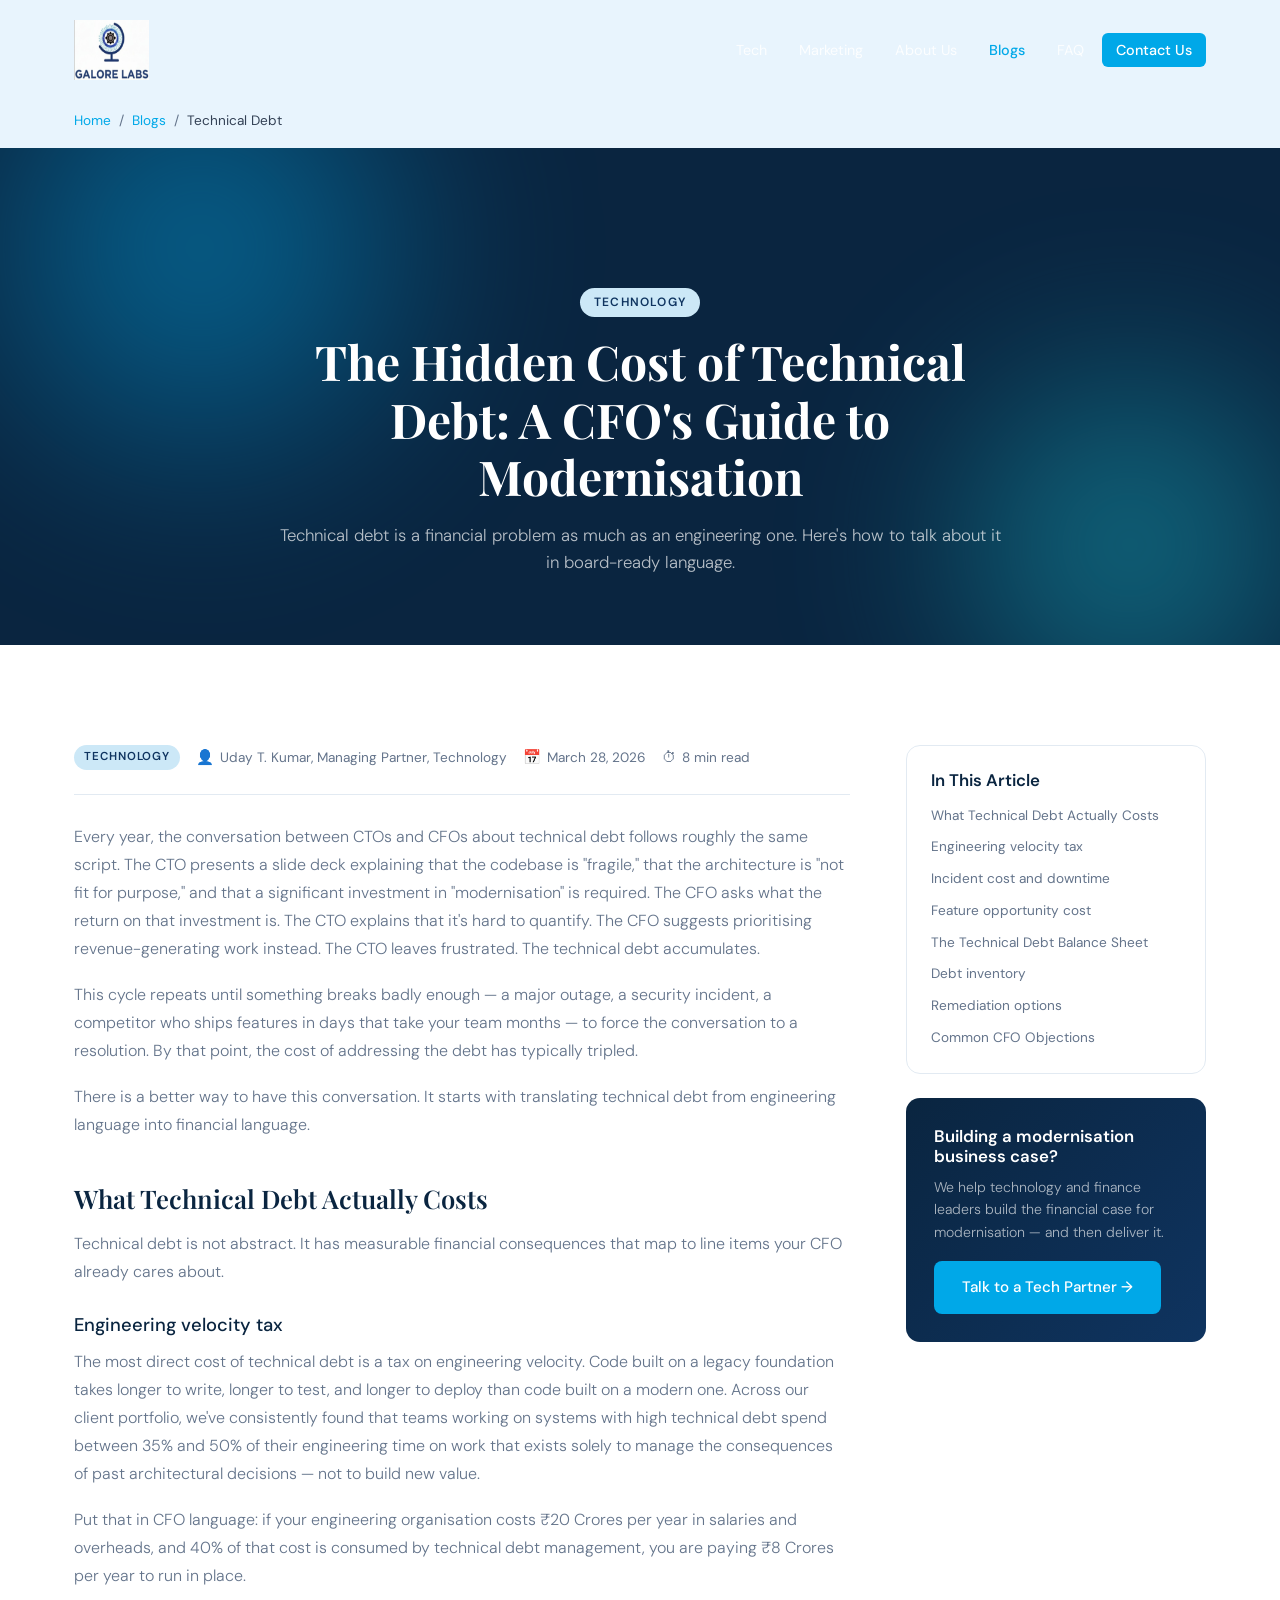
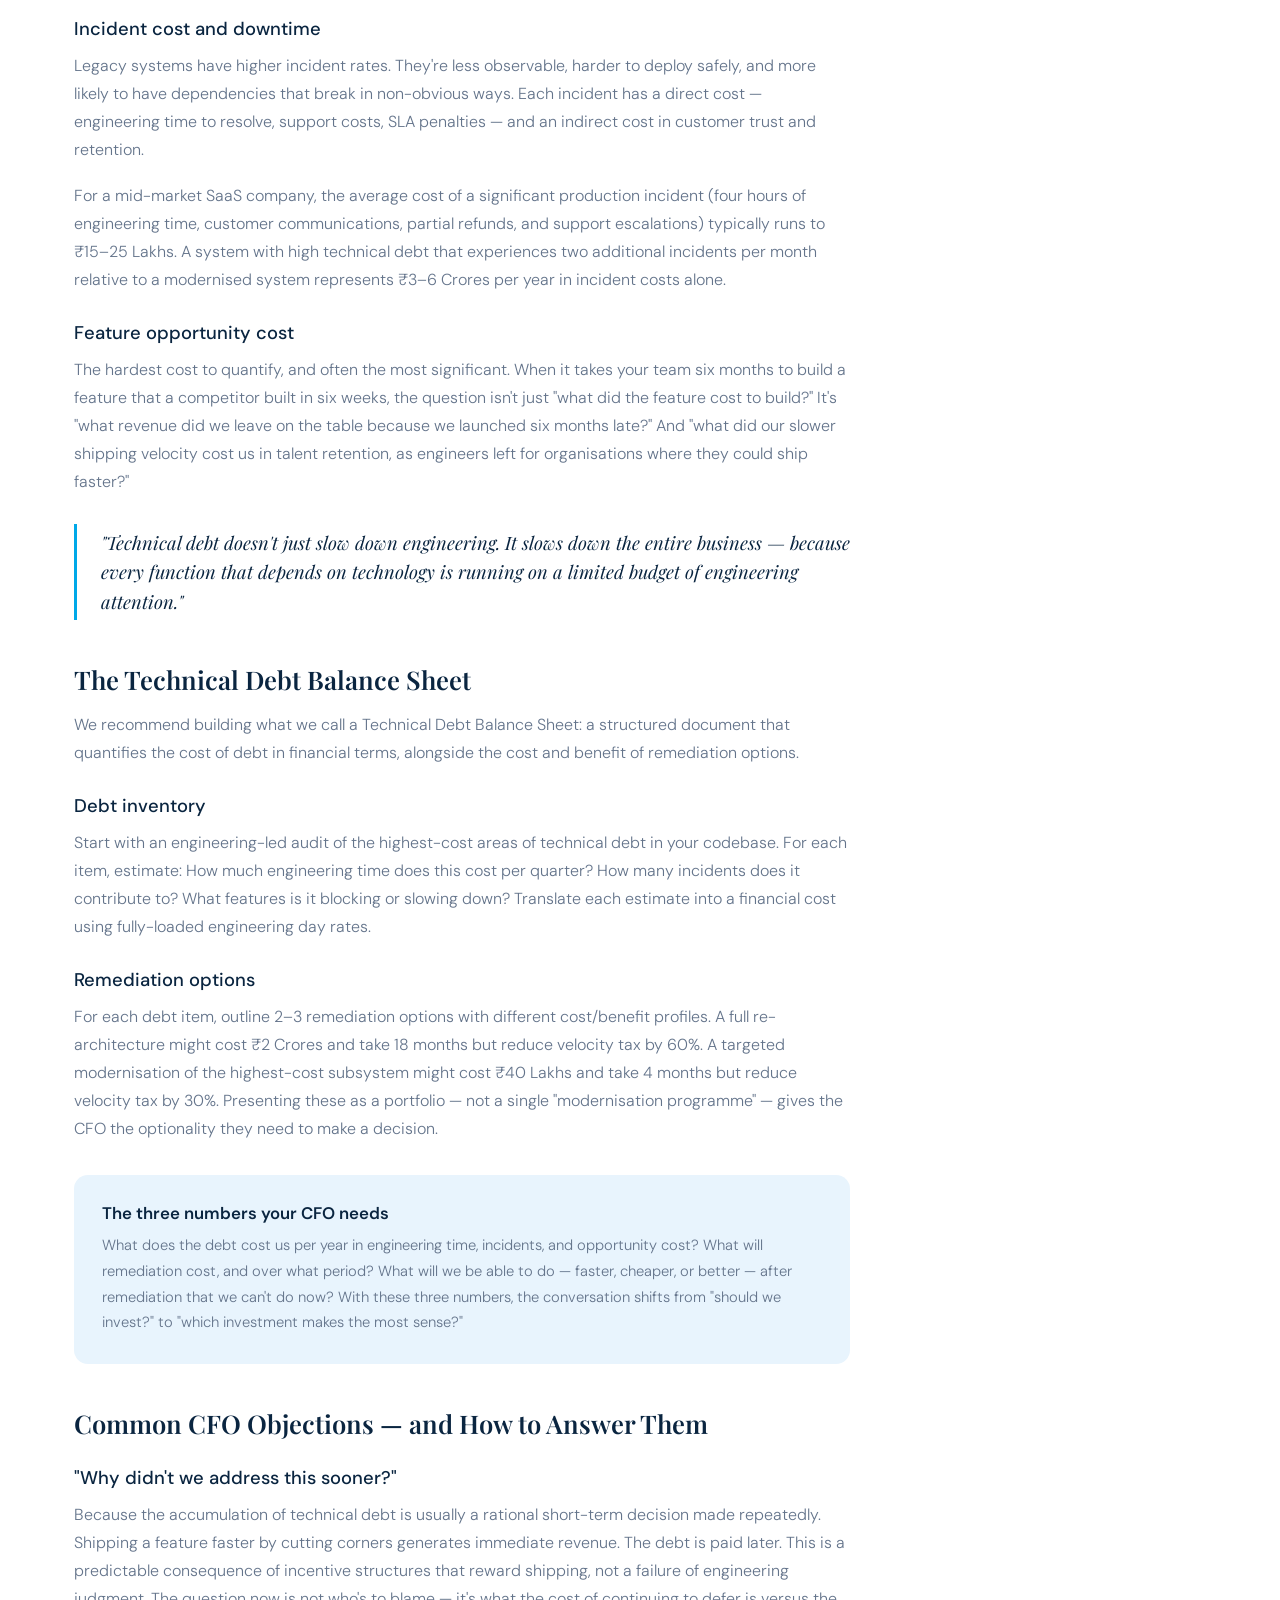
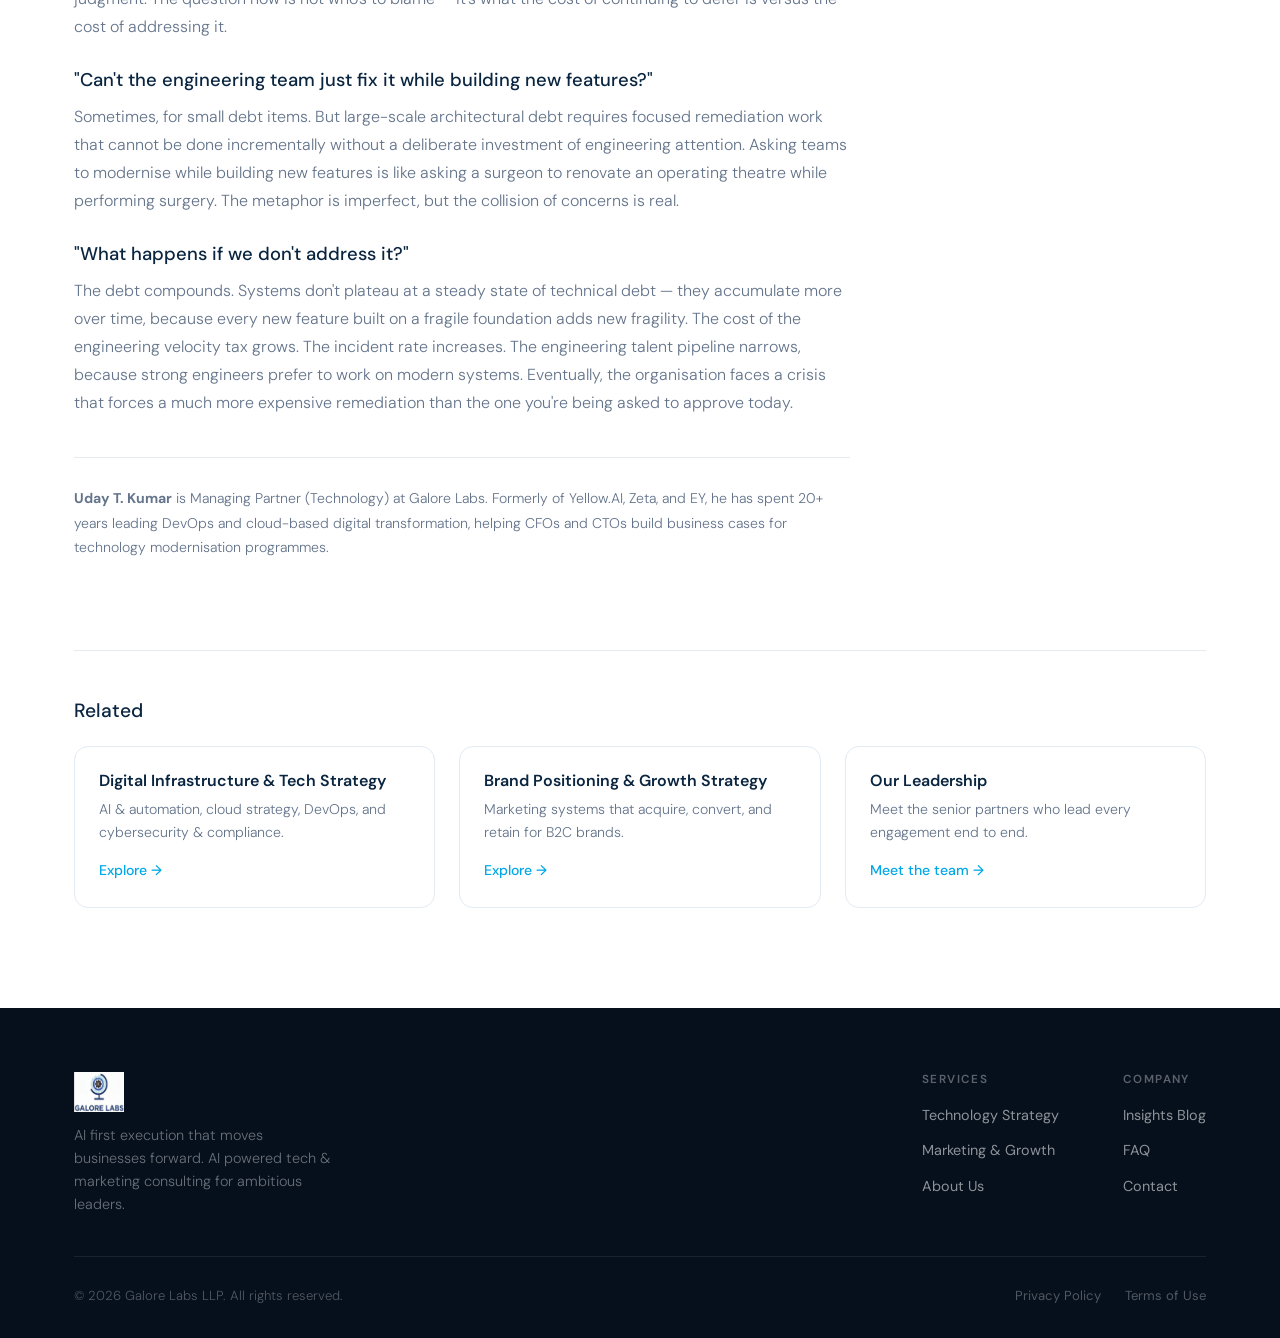
<file: blog-technical-debt-modernisation.html>
<!DOCTYPE html>
<html lang="en">
<head>
  <meta charset="UTF-8" />
  <meta name="viewport" content="width=device-width, initial-scale=1.0" />
  <title>The Hidden Cost of Technical Debt | Galore Labs</title>
  <meta name="description" content="Technical debt is a financial problem, not just an engineering one. A framework for building the board-ready business case for modernisation." />
  <link rel="canonical" href="https://galorelabs.ai/blog-technical-debt-modernisation.html" />
  <link rel="icon" href="images/Galore_Labs_Logo_v1_generic.png" type="image/png" />

  <!-- Open Graph / Facebook / LinkedIn -->
  <meta property="og:type" content="article" />
  <meta property="og:site_name" content="Galore Labs" />
  <meta property="og:title" content="The Hidden Cost of Technical Debt: A CFO's Guide to Modernisation" />
  <meta property="og:description" content="Technical debt is a financial problem, not just an engineering one. Here's how to talk about it in board-ready language." />
  <meta property="og:url" content="https://galorelabs.ai/blog-technical-debt-modernisation.html" />
  <meta property="og:image" content="https://galorelabs.ai/images/Galore_Labs_Logo_v1_generic.png" />
  <meta property="og:locale" content="en_IN" />
  <meta property="article:published_time" content="2026-03-28" />
  <meta property="article:author" content="Uday T. Kumar" />

  <!-- Twitter Card -->
  <meta name="twitter:card" content="summary_large_image" />
  <meta name="twitter:title" content="The Hidden Cost of Technical Debt: A CFO's Guide to Modernisation" />
  <meta name="twitter:description" content="Technical debt is a financial problem, not just an engineering one. Here's how to talk about it in board-ready language." />
  <meta name="twitter:image" content="https://galorelabs.ai/images/Galore_Labs_Logo_v1_generic.png" />

  <link rel="stylesheet" href="styles.css" />
  <link rel="stylesheet" href="pages.css" />
  <link rel="preconnect" href="https://fonts.googleapis.com" />
  <link rel="preconnect" href="https://fonts.gstatic.com" crossorigin />
  <link href="https://fonts.googleapis.com/css2?family=Playfair+Display:wght@400;600;700&family=DM+Sans:ital,wght@0,300;0,400;0,500;1,300&display=swap" rel="stylesheet" />

  <!-- Structured data: Article + BreadcrumbList -->
  <script type="application/ld+json">
  {
    "@context": "https://schema.org",
    "@graph": [
      {
        "@type": "Article",
        "headline": "The Hidden Cost of Technical Debt: A CFO's Guide to Modernisation",
        "description": "Technical debt is a financial problem, not just an engineering one. A framework for building the board-ready business case for modernisation.",
        "image": "https://galorelabs.ai/images/Galore_Labs_Logo_v1_generic.png",
        "author": {
          "@type": "Person",
          "name": "Uday T. Kumar",
          "jobTitle": "Managing Partner, Technology"
        },
        "publisher": {
          "@type": "Organization",
          "name": "Galore Labs",
          "logo": {
            "@type": "ImageObject",
            "url": "https://galorelabs.ai/images/Galore_Labs_Logo_v1_generic.png"
          }
        },
        "datePublished": "2026-03-28",
        "dateModified": "2026-03-28",
        "mainEntityOfPage": {
          "@type": "WebPage",
          "@id": "https://galorelabs.ai/blog-technical-debt-modernisation.html"
        }
      },
      {
        "@type": "BreadcrumbList",
        "itemListElement": [
          { "@type": "ListItem", "position": 1, "name": "Home", "item": "https://galorelabs.ai/" },
          { "@type": "ListItem", "position": 2, "name": "Blogs", "item": "https://galorelabs.ai/#blogs" },
          { "@type": "ListItem", "position": 3, "name": "The Hidden Cost of Technical Debt", "item": "https://galorelabs.ai/blog-technical-debt-modernisation.html" }
        ]
      }
    ]
  }
  </script>
</head>
<body class="inner-page">
  <header class="nav-wrapper" id="navbar">
    <nav class="nav-container">
      <a href="index.html" class="logo">
        <img src="images/Galore_Labs_Logo_v1_generic.png" alt="Galore Labs" style="width:75px;height:60px;">
      </a>
      <ul class="nav-links" id="navLinks">
        <li><a href="index.html#tech" class="nav-item">Tech</a></li>
        <li><a href="index.html#marketing" class="nav-item">Marketing</a></li>
        <li><a href="index.html#about" class="nav-item">About Us</a></li>
        <li><a href="index.html#blogs" class="nav-item" style="color:var(--blue);font-weight:500;">Blogs</a></li>
        <li><a href="index.html#faq" class="nav-item">FAQ</a></li>
        <li><a href="index.html#contact" class="nav-item nav-cta">Contact Us</a></li>
      </ul>
      <button class="hamburger" id="hamburger" aria-label="Toggle menu"><span></span><span></span><span></span></button>
    </nav>
  </header>

  <div class="breadcrumb"><div class="container"><nav><a href="index.html">Home</a> <span>/</span> <a href="index.html#blogs">Blogs</a> <span>/</span> <span class="current">Technical Debt</span></nav></div></div>

  <div class="page-hero" style="padding:140px 24px 70px;">
    <div class="orb orb-1"></div><div class="orb orb-2"></div>
    <div class="page-hero-content">
      <span class="tag">Technology</span>
      <h1>The Hidden Cost of Technical Debt: A CFO's Guide to Modernisation</h1>
      <p>Technical debt is a financial problem as much as an engineering one. Here's how to talk about it in board-ready language.</p>
    </div>
  </div>

  <section class="section">
    <div class="container">
      <div class="article-layout">
        <article class="article-body">
          <div class="article-meta-bar">
            <span class="blog-tag">Technology</span>
            <span class="meta-item"><span class="meta-icon">👤</span> Uday T. Kumar, Managing Partner, Technology</span>
            <span class="meta-item"><span class="meta-icon">📅</span> March 28, 2026</span>
            <span class="meta-item"><span class="meta-icon">⏱</span> 8 min read</span>
          </div>

          <p>Every year, the conversation between CTOs and CFOs about technical debt follows roughly the same script. The CTO presents a slide deck explaining that the codebase is "fragile," that the architecture is "not fit for purpose," and that a significant investment in "modernisation" is required. The CFO asks what the return on that investment is. The CTO explains that it's hard to quantify. The CFO suggests prioritising revenue-generating work instead. The CTO leaves frustrated. The technical debt accumulates.</p>
          <p>This cycle repeats until something breaks badly enough — a major outage, a security incident, a competitor who ships features in days that take your team months — to force the conversation to a resolution. By that point, the cost of addressing the debt has typically tripled.</p>
          <p>There is a better way to have this conversation. It starts with translating technical debt from engineering language into financial language.</p>

          <h2 id="what-technical-debt-costs">What Technical Debt Actually Costs</h2>
          <p>Technical debt is not abstract. It has measurable financial consequences that map to line items your CFO already cares about.</p>

          <h3 id="engineering-velocity-tax">Engineering velocity tax</h3>
          <p>The most direct cost of technical debt is a tax on engineering velocity. Code built on a legacy foundation takes longer to write, longer to test, and longer to deploy than code built on a modern one. Across our client portfolio, we've consistently found that teams working on systems with high technical debt spend between 35% and 50% of their engineering time on work that exists solely to manage the consequences of past architectural decisions — not to build new value.</p>
          <p>Put that in CFO language: if your engineering organisation costs ₹20 Crores per year in salaries and overheads, and 40% of that cost is consumed by technical debt management, you are paying ₹8 Crores per year to run in place.</p>

          <h3 id="incident-cost-and-downtime">Incident cost and downtime</h3>
          <p>Legacy systems have higher incident rates. They're less observable, harder to deploy safely, and more likely to have dependencies that break in non-obvious ways. Each incident has a direct cost — engineering time to resolve, support costs, SLA penalties — and an indirect cost in customer trust and retention.</p>
          <p>For a mid-market SaaS company, the average cost of a significant production incident (four hours of engineering time, customer communications, partial refunds, and support escalations) typically runs to ₹15–25 Lakhs. A system with high technical debt that experiences two additional incidents per month relative to a modernised system represents ₹3–6 Crores per year in incident costs alone.</p>

          <h3 id="feature-opportunity-cost">Feature opportunity cost</h3>
          <p>The hardest cost to quantify, and often the most significant. When it takes your team six months to build a feature that a competitor built in six weeks, the question isn't just "what did the feature cost to build?" It's "what revenue did we leave on the table because we launched six months late?" And "what did our slower shipping velocity cost us in talent retention, as engineers left for organisations where they could ship faster?"</p>

          <blockquote>"Technical debt doesn't just slow down engineering. It slows down the entire business — because every function that depends on technology is running on a limited budget of engineering attention."</blockquote>

          <h2 id="technical-debt-balance-sheet">The Technical Debt Balance Sheet</h2>
          <p>We recommend building what we call a Technical Debt Balance Sheet: a structured document that quantifies the cost of debt in financial terms, alongside the cost and benefit of remediation options.</p>

          <h3 id="debt-inventory">Debt inventory</h3>
          <p>Start with an engineering-led audit of the highest-cost areas of technical debt in your codebase. For each item, estimate: How much engineering time does this cost per quarter? How many incidents does it contribute to? What features is it blocking or slowing down? Translate each estimate into a financial cost using fully-loaded engineering day rates.</p>

          <h3 id="remediation-options">Remediation options</h3>
          <p>For each debt item, outline 2–3 remediation options with different cost/benefit profiles. A full re-architecture might cost ₹2 Crores and take 18 months but reduce velocity tax by 60%. A targeted modernisation of the highest-cost subsystem might cost ₹40 Lakhs and take 4 months but reduce velocity tax by 30%. Presenting these as a portfolio — not a single "modernisation programme" — gives the CFO the optionality they need to make a decision.</p>

          <div class="callout">
            <h4>The three numbers your CFO needs</h4>
            <p>What does the debt cost us per year in engineering time, incidents, and opportunity cost? What will remediation cost, and over what period? What will we be able to do — faster, cheaper, or better — after remediation that we can't do now? With these three numbers, the conversation shifts from "should we invest?" to "which investment makes the most sense?"</p>
          </div>

          <h2 id="common-cfo-objections">Common CFO Objections — and How to Answer Them</h2>

          <h3>"Why didn't we address this sooner?"</h3>
          <p>Because the accumulation of technical debt is usually a rational short-term decision made repeatedly. Shipping a feature faster by cutting corners generates immediate revenue. The debt is paid later. This is a predictable consequence of incentive structures that reward shipping, not a failure of engineering judgment. The question now is not who's to blame — it's what the cost of continuing to defer is versus the cost of addressing it.</p>

          <h3>"Can't the engineering team just fix it while building new features?"</h3>
          <p>Sometimes, for small debt items. But large-scale architectural debt requires focused remediation work that cannot be done incrementally without a deliberate investment of engineering attention. Asking teams to modernise while building new features is like asking a surgeon to renovate an operating theatre while performing surgery. The metaphor is imperfect, but the collision of concerns is real.</p>

          <h3>"What happens if we don't address it?"</h3>
          <p>The debt compounds. Systems don't plateau at a steady state of technical debt — they accumulate more over time, because every new feature built on a fragile foundation adds new fragility. The cost of the engineering velocity tax grows. The incident rate increases. The engineering talent pipeline narrows, because strong engineers prefer to work on modern systems. Eventually, the organisation faces a crisis that forces a much more expensive remediation than the one you're being asked to approve today.</p>

          <div style="border-top:1px solid var(--border);padding-top:28px;margin-top:40px;">
            <p style="font-size:.88rem;"><strong>Uday T. Kumar</strong> is Managing Partner (Technology) at Galore Labs. Formerly of Yellow.AI, Zeta, and EY, he has spent 20+ years leading DevOps and cloud-based digital transformation, helping CFOs and CTOs build business cases for technology modernisation programmes.</p>
          </div>
        </article>

        <aside class="article-sidebar">
          <div class="sidebar-card">
            <h4>In This Article</h4>
            <div class="sidebar-toc">
              <a href="#what-technical-debt-costs">What Technical Debt Actually Costs</a>
              <a href="#engineering-velocity-tax">Engineering velocity tax</a>
              <a href="#incident-cost-and-downtime">Incident cost and downtime</a>
              <a href="#feature-opportunity-cost">Feature opportunity cost</a>
              <a href="#technical-debt-balance-sheet">The Technical Debt Balance Sheet</a>
              <a href="#debt-inventory">Debt inventory</a>
              <a href="#remediation-options">Remediation options</a>
              <a href="#common-cfo-objections">Common CFO Objections</a>
            </div>
          </div>
          <div class="cta-sidebar">
            <h4>Building a modernisation business case?</h4>
            <p>We help technology and finance leaders build the financial case for modernisation — and then deliver it.</p>
            <a href="index.html#contact" class="btn btn-primary">Talk to a Tech Partner →</a>
          </div>
        </aside>
      </div>

      <div class="related-section">
        <h3>Related</h3>
        <div class="related-grid">
          <div class="related-card"><h4>Digital Infrastructure &amp; Tech Strategy</h4><p>AI &amp; automation, cloud strategy, DevOps, and cybersecurity &amp; compliance.</p><a href="index.html#tech" class="card-link">Explore →</a></div>
          <div class="related-card"><h4>Brand Positioning &amp; Growth Strategy</h4><p>Marketing systems that acquire, convert, and retain for B2C brands.</p><a href="index.html#marketing" class="card-link">Explore →</a></div>
          <div class="related-card"><h4>Our Leadership</h4><p>Meet the senior partners who lead every engagement end to end.</p><a href="index.html#about" class="card-link">Meet the team →</a></div>
        </div>
      </div>
    </div>
  </section>

  <footer class="footer">
    <div class="container">
      <div class="footer-top">
        <div class="footer-brand">
          <a href="index.html" class="logo logo-light">
            <img src="images/Galore_Labs_Logo_v1_generic.png" alt="Galore Labs" style="width:50px;height:40px;">
          </a>
          <p>AI first execution that moves businesses forward. AI powered tech &amp; marketing consulting for ambitious leaders.</p>
        </div>
        <div class="footer-links">
          <div class="footer-col">
            <h5>Services</h5>
            <ul>
              <li><a href="index.html#tech">Technology Strategy</a></li>
              <li><a href="index.html#marketing">Marketing &amp; Growth</a></li>
              <li><a href="index.html#about">About Us</a></li>
            </ul>
          </div>
          <div class="footer-col">
            <h5>Company</h5>
            <ul>
              <li><a href="index.html#blogs">Insights Blog</a></li>
              <li><a href="index.html#faq">FAQ</a></li>
              <li><a href="index.html#contact">Contact</a></li>
            </ul>
          </div>
        </div>
      </div>
      <div class="footer-bottom">
        <p>© 2026 Galore Labs LLP. All rights reserved.</p>
        <div class="footer-legal">
          <a href="#">Privacy Policy</a>
          <a href="#">Terms of Use</a>
        </div>
      </div>
    </div>
  </footer>
  <script src="script.js"></script>
</body>
</html>
</file>
<file: styles.css>
/* ═══════════════════════════════════════════════════════════════════
   GALORE LABS  |  styles.css
   Theme: Blue & Refreshing — inspired by visme.co scheme #23
   Palette: Deep Navy #0a2540 · Sky Blue #00a8e8 · Ice #e8f4fd
            Teal Accent #17becf · White #ffffff · Slate #64748b
   ═══════════════════════════════════════════════════════════════════ */

/* ── CSS Variables ────────────────────────────────────────────────── */
:root {
  --navy:       #0a2540;
  --navy-mid:   #0f3460;
  --blue:       #00a8e8;
  --blue-light: #38c5f5;
  --teal:       #17becf;
  --ice:        #e8f4fd;
  --ice-deep:   #cce8f7;
  --white:      #ffffff;
  --slate:      #64748b;
  --slate-dark: #334155;
  --slate-light:#94a3b8;
  --border:     #e2eaf2;
  --shadow-sm:  0 1px 4px rgba(10,37,64,.08);
  --shadow-md:  0 4px 20px rgba(10,37,64,.12);
  --shadow-lg:  0 12px 48px rgba(10,37,64,.18);
  --r-sm:       8px;
  --r-md:       14px;
  --r-lg:       24px;
  --font-display: 'Playfair Display', Georgia, serif;
  --font-body:    'DM Sans', system-ui, sans-serif;
  --trans:      all .25s cubic-bezier(.4,0,.2,1);
}

/* ── Reset & Base ─────────────────────────────────────────────────── */
*, *::before, *::after { box-sizing: border-box; margin: 0; padding: 0; }

html { scroll-behavior: smooth; font-size: 16px; }

body {
  font-family: var(--font-body);
  color: var(--slate-dark);
  background: var(--white);
  line-height: 1.6;
  overflow-x: hidden;
}

img { display: block; max-width: 100%; }
a { text-decoration: none; color: inherit; }
ul { list-style: none; }
button { cursor: pointer; border: none; background: none; font-family: inherit; }
input, textarea, select { font-family: inherit; }

/* ── Typography ───────────────────────────────────────────────────── */
h1, h2, h3, h4, h5 { line-height: 1.2; }
h1 { font-family: var(--font-display); font-size: clamp(2.6rem, 6vw, 4.4rem); font-weight: 700; }
h2 { font-family: var(--font-display); font-size: clamp(2rem, 4vw, 3rem); font-weight: 600; }
h3 { font-size: 1.2rem; font-weight: 500; color: var(--navy); }
h4 { font-size: 1.05rem; font-weight: 600; color: var(--navy); }
h5 { font-size: .85rem; font-weight: 600; text-transform: uppercase; letter-spacing: .08em; color: var(--slate); }
p { color: var(--slate); font-weight: 300; }

/* ── Layout helpers ───────────────────────────────────────────────── */
.container { max-width: 1180px; margin: 0 auto; padding: 0 24px; }

.section { padding: 100px 0; }
.section-alt { background: var(--ice); }

.section-header {
  text-align: center;
  max-width: 680px;
  margin: 0 auto 60px;
}
.section-header .section-title { color: var(--navy); margin: 12px 0 16px; }
.section-sub { font-size: 1.05rem; color: var(--slate); }

/* ── Tag / Eyebrow ────────────────────────────────────────────────── */
.tag {
  display: inline-block;
  background: var(--ice-deep);
  color: var(--navy-mid);
  font-size: .75rem;
  font-weight: 600;
  letter-spacing: .1em;
  text-transform: uppercase;
  padding: 5px 14px;
  border-radius: 100px;
}
.tag-light {
  background: rgba(255,255,255,.15);
  color: var(--blue-light);
  border: 1px solid rgba(255,255,255,.25);
}

/* ── Buttons ──────────────────────────────────────────────────────── */
.btn {
  display: inline-flex;
  align-items: center;
  gap: 8px;
  padding: 14px 28px;
  border-radius: var(--r-sm);
  font-size: .95rem;
  font-weight: 500;
  transition: var(--trans);
  cursor: pointer;
}
.btn-primary {
  background: var(--blue);
  color: var(--white);
}
.btn-primary:hover { background: var(--blue-light); transform: translateY(-2px); box-shadow: 0 8px 24px rgba(0,168,232,.35); }
.btn-ghost {
  background: transparent;
  color: var(--white);
  border: 1.5px solid rgba(255,255,255,.4);
}
.btn-ghost:hover { background: rgba(255,255,255,.1); border-color: var(--white); }
.btn-submit {
  width: 100%;
  padding: 16px;
  background: var(--blue);
  color: var(--white);
  border-radius: var(--r-sm);
  font-size: 1rem;
  font-weight: 500;
  transition: var(--trans);
}
.btn-submit:hover { background: var(--blue-light); transform: translateY(-1px); box-shadow: 0 6px 20px rgba(0,168,232,.3); }

/* ════════════════════════════ NAVBAR ════════════════════════════════ */
.nav-wrapper {
  position: fixed;
  top: 0; left: 0; right: 0;
  z-index: 1000;
  padding: 0;
  transition: var(--trans);
}
.nav-wrapper.scrolled {
  background: rgba(255,255,255,.95);
  backdrop-filter: blur(12px);
  -webkit-backdrop-filter: blur(12px);
  box-shadow: var(--shadow-sm);
}
.nav-container {
  max-width: 1180px;
  margin: 0 auto;
  padding: 20px 24px;
  display: flex;
  align-items: center;
  justify-content: space-between;
}

/* Logo */
.logo {
  display: flex;
  align-items: center;
  gap: 10px;
  font-weight: 600;
  font-size: 1.1rem;
  color: var(--white);
  transition: var(--trans);
}
.nav-wrapper.scrolled .logo { color: var(--navy); }
.logo-mark {
  width: 36px; height: 36px;
  background: var(--blue);
  color: var(--white);
  border-radius: 8px;
  display: grid; place-items: center;
  font-family: var(--font-display);
  font-size: 1.1rem;
  font-weight: 700;
}
.logo-light .logo-mark { background: var(--blue); }
.logo-light .logo-text { color: var(--white); }

/* Nav links */
.nav-links {
  display: flex;
  align-items: center;
  gap: 4px;
}
.nav-item {
  padding: 8px 14px;
  border-radius: 6px;
  font-size: .9rem;
  color: rgba(255,255,255,.85);
  font-weight: 400;
  transition: var(--trans);
}
.nav-item:hover { color: var(--white); background: rgba(255,255,255,.1); }
.nav-wrapper.scrolled .nav-item { color: var(--slate-dark); }
.nav-wrapper.scrolled .nav-item:hover { color: var(--navy); background: var(--ice); }
.nav-cta {
  background: var(--blue);
  color: var(--white) !important;
  font-weight: 500;
}
.nav-cta:hover { background: var(--blue-light) !important; box-shadow: 0 4px 16px rgba(0,168,232,.35); }

/* Hamburger */
.hamburger { display: none; flex-direction: column; gap: 5px; padding: 4px; }
.hamburger span {
  display: block;
  width: 22px; height: 2px;
  background: var(--white);
  border-radius: 2px;
  transition: var(--trans);
}
.nav-wrapper.scrolled .hamburger span { background: var(--navy); }
.hamburger.open span:nth-child(1) { transform: translateY(7px) rotate(45deg); }
.hamburger.open span:nth-child(2) { opacity: 0; }
.hamburger.open span:nth-child(3) { transform: translateY(-7px) rotate(-45deg); }

/* ════════════════════════════ HERO ══════════════════════════════════ */
.hero {
  position: relative;
  min-height: 100vh;
  background: var(--navy);
  display: flex;
  flex-direction: column;
  align-items: center;
  justify-content: center;
  text-align: center;
  padding: 120px 24px 60px;
  overflow: hidden;
}

/* Animated background */
.hero-bg { position: absolute; inset: 0; pointer-events: none; }

.orb {
  position: absolute;
  border-radius: 50%;
  filter: blur(80px);
  opacity: .55;
  animation: float 8s ease-in-out infinite;
}
.orb-1 {
  width: 600px; height: 600px;
  background: radial-gradient(circle, #00a8e8 0%, transparent 70%);
  top: -200px; left: -100px;
  animation-delay: 0s;
}
.orb-2 {
  width: 500px; height: 500px;
  background: radial-gradient(circle, #17becf 0%, transparent 70%);
  bottom: -150px; right: -100px;
  animation-delay: -3s;
}
.orb-3 {
  width: 350px; height: 350px;
  background: radial-gradient(circle, #0f3460 0%, transparent 70%);
  top: 50%; left: 50%;
  transform: translate(-50%, -50%);
  animation-delay: -5s;
}
@keyframes float {
  0%, 100% { transform: translateY(0) scale(1); }
  50% { transform: translateY(-30px) scale(1.05); }
}

.grid-overlay {
  position: absolute; inset: 0;
  background-image:
    linear-gradient(rgba(255,255,255,.03) 1px, transparent 1px),
    linear-gradient(90deg, rgba(255,255,255,.03) 1px, transparent 1px);
  background-size: 60px 60px;
}

/* Hero content */
.hero-content { position: relative; z-index: 2; max-width: 820px; }

.hero-eyebrow {
  font-size: .8rem;
  font-weight: 500;
  letter-spacing: .15em;
  text-transform: uppercase;
  color: var(--teal);
  margin-bottom: 20px;
}
.hero-title {
  color: var(--white);
  margin-bottom: 24px;
}
.hero-title em {
  font-style: italic;
  color: var(--blue-light);
}
.hero-sub {
  font-size: 1.15rem;
  color: rgba(255,255,255,.7);
  max-width: 580px;
  margin: 0 auto 40px;
  font-weight: 300;
  line-height: 1.7;
}
.hero-actions { display: flex; gap: 16px; justify-content: center; flex-wrap: wrap; }

/* Stats bar */
.hero-stats {
  position: relative;
  z-index: 2;
  display: flex;
  align-items: center;
  gap: 40px;
  margin-top: 80px;
  padding: 28px 48px;
  background: rgba(255,255,255,.06);
  border: 1px solid rgba(255,255,255,.1);
  border-radius: var(--r-lg);
  backdrop-filter: blur(8px);
}
.stat { display: flex; flex-direction: column; align-items: center; gap: 4px; }
.stat-num {
  font-family: var(--font-display);
  font-size: 2rem;
  font-weight: 700;
  color: var(--white);
  line-height: 1;
}
.stat-label { font-size: .8rem; color: rgba(255,255,255,.5); text-transform: uppercase; letter-spacing: .1em; }
.stat-divider { width: 1px; height: 40px; background: rgba(255,255,255,.15); }

/* ════════════════════════════ TECH CARDS ════════════════════════════ */
.cards-grid {
  display: grid;
  grid-template-columns: repeat(auto-fit, minmax(260px, 1fr));
  gap: 24px;
}
.card {
  background: var(--white);
  border: 1px solid var(--border);
  border-radius: var(--r-md);
  padding: 32px;
  transition: var(--trans);
}
.card:hover { box-shadow: var(--shadow-md); transform: translateY(-4px); border-color: var(--ice-deep); }
.card-featured {
  background: linear-gradient(135deg, var(--navy) 0%, var(--navy-mid) 100%);
  border-color: transparent;
  color: var(--white);
}
.card-featured h3 { color: var(--white); }
.card-featured p { color: rgba(255,255,255,.65); }
.card-featured .card-link { color: var(--blue-light); }
.card-featured:hover { box-shadow: 0 12px 40px rgba(10,37,64,.35); }

.card-icon { font-size: 2rem; margin-bottom: 16px; }
.card h3 { margin-bottom: 10px; }
.card p { font-size: .95rem; margin-bottom: 20px; }
.card-link {
  font-size: .88rem;
  font-weight: 500;
  color: var(--blue);
  transition: var(--trans);
}
.card-link:hover { color: var(--teal); gap: 4px; }

/* ════════════════════════════ MARKETING SPLIT ════════════════════════ */
.split-layout {
  display: grid;
  grid-template-columns: 1fr 1fr;
  gap: 64px;
  align-items: center;
}
.split-text .section-title { color: var(--navy); margin: 12px 0 20px; text-align: left; }
.split-text > p { margin-bottom: 32px; }
.split-text .btn { margin-top: 8px; }

.feature-list { display: flex; flex-direction: column; gap: 20px; margin-bottom: 32px; }
.feature-list li {
  display: flex;
  gap: 16px;
  align-items: flex-start;
}
.feature-dot {
  width: 10px; height: 10px; min-width: 10px;
  border-radius: 50%;
  background: var(--blue);
  margin-top: 6px;
}
.feature-list strong { display: block; color: var(--navy); margin-bottom: 4px; font-weight: 500; }
.feature-list p { font-size: .9rem; }

/* Metrics card */
.metrics-card {
  background: var(--white);
  border: 1px solid var(--border);
  border-radius: var(--r-lg);
  padding: 36px;
  box-shadow: var(--shadow-lg);
}
.metrics-label {
  font-size: .78rem;
  font-weight: 600;
  text-transform: uppercase;
  letter-spacing: .1em;
  color: var(--slate-light);
  margin-bottom: 24px;
}
.metric-row {
  display: grid;
  grid-template-columns: 140px 1fr 56px;
  align-items: center;
  gap: 12px;
  margin-bottom: 18px;
}
.metric-row span:first-child { font-size: .88rem; color: var(--slate-dark); font-weight: 400; }
.progress-bar {
  height: 8px;
  background: var(--ice-deep);
  border-radius: 100px;
  overflow: hidden;
}
.progress-fill {
  height: 100%;
  width: var(--w, 0%);
  background: linear-gradient(90deg, var(--blue) 0%, var(--teal) 100%);
  border-radius: 100px;
  animation: grow 1.5s ease-out forwards;
  transform-origin: left;
}
@keyframes grow {
  from { width: 0; }
  to   { width: var(--w); }
}
.metric-pct { font-size: .85rem; font-weight: 600; color: var(--blue); text-align: right; }

/* ════════════════════════════ ABOUT ════════════════════════════════ */
.values-grid {
  display: grid;
  grid-template-columns: repeat(4, 1fr);
  gap: 24px;
  margin-bottom: 72px;
}
.value-card {
  padding: 32px 24px;
  border-top: 3px solid var(--blue);
  background: var(--white);
  border-radius: 0 0 var(--r-md) var(--r-md);
  box-shadow: var(--shadow-sm);
  transition: var(--trans);
}
.value-card:hover { box-shadow: var(--shadow-md); transform: translateY(-3px); }
.value-num {
  font-family: var(--font-display);
  font-size: 2.2rem;
  font-weight: 700;
  color: var(--ice-deep);
  line-height: 1;
  margin-bottom: 12px;
}
.value-card h3 { font-size: 1rem; margin-bottom: 10px; }
.value-card p { font-size: .88rem; }

.team-heading {
  font-family: var(--font-display);
  font-size: 1.5rem;
  color: var(--navy);
  margin-bottom: 32px;
  text-align: center;
}
.team-grid {
  display: grid;
  grid-template-columns: repeat(2, 1fr);
  gap: 28px;
}
.team-card {
  background: var(--ice);
  border: 1px solid var(--border);
  border-radius: var(--r-md);
  padding: 32px;
  text-align: center;
  transition: var(--trans);
}
.team-card:hover { box-shadow: var(--shadow-md); transform: translateY(-4px); }
.avatar {
  width: 64px; height: 64px;
  border-radius: 50%;
  display: grid; place-items: center;
  font-weight: 600;
  font-size: 1.1rem;
  color: var(--white);
  margin: 0 auto 16px;
}
.avatar-1 { background: linear-gradient(135deg, var(--blue), var(--teal)); }
.avatar-2 { background: linear-gradient(135deg, var(--navy-mid), var(--blue)); }
.avatar-3 { background: linear-gradient(135deg, var(--teal), #0f9bad); }
.team-card h4 { margin-bottom: 4px; }
.role { font-size: .82rem; color: var(--blue); font-weight: 500; margin-bottom: 10px; }
.team-card p { font-size: .88rem; }

/* ════════════════════════════ BLOGS ════════════════════════════════ */
.blog-grid {
  display: grid;
  grid-template-columns: 1fr 1fr;
  gap: 24px;
}
.blog-card {
  background: var(--white);
  border: 1px solid var(--border);
  border-radius: var(--r-md);
  padding: 32px;
  transition: var(--trans);
  display: flex;
  flex-direction: column;
}
.blog-card:hover { box-shadow: var(--shadow-md); transform: translateY(-3px); }
.blog-card-featured {
  grid-column: span 2;
  background: linear-gradient(135deg, var(--navy) 0%, var(--navy-mid) 100%);
  border-color: transparent;
  border: 1px solid var(--border);
  border-radius: var(--r-md);
  padding: 32px;
  transition: var(--trans);
  display: flex;
  flex-direction: column;
}
.blog-card-featured h3 { color: var(--white); } 
.blog-card-featured p { color: rgba(255,255,255,.8); } 
.blog-card-featured .blog-meta .blog-tag { background: rgba(0,168,232,.25); color: var(--blue-light); }
.blog-card-featured .blog-date { color: rgba(255,255,255,.4); }
.blog-card-featured .card-link { color: var(--blue-light); }

.blog-meta {
  display: flex;
  align-items: center;
  gap: 12px;
  margin-bottom: 14px;
}
.blog-tag {
  font-size: .72rem;
  font-weight: 600;
  text-transform: uppercase;
  letter-spacing: .08em;
  padding: 3px 10px;
  border-radius: 100px;
  background: var(--ice-deep);
  color: var(--navy-mid);
}
.blog-date { font-size: .82rem; color: var(--slate-light); }
.blog-card h3 { color: var(--navy); margin-bottom: 12px; font-size: 1.1rem; }
.blog-card p { font-size: .9rem; flex: 1; margin-bottom: 20px; }

/* ════════════════════════════ FAQ ═══════════════════════════════════ */
.faq-list { display: flex; flex-direction: column; gap: 14px; max-width: 820px; margin: 0 auto; }
.faq-item {
  background: var(--white);
  border: 1px solid var(--border);
  border-radius: var(--r-md);
  padding: 0 28px;
  transition: var(--trans);
}
.faq-item[open] { box-shadow: var(--shadow-sm); border-color: var(--ice-deep); }
.faq-item summary {
  list-style: none;
  cursor: pointer;
  padding: 20px 0;
  font-weight: 500;
  color: var(--navy);
  display: flex;
  align-items: center;
  justify-content: space-between;
  gap: 16px;
}
.faq-item summary::-webkit-details-marker { display: none; }
.faq-item summary::after {
  content: '+';
  font-size: 1.4rem;
  color: var(--blue);
  transition: var(--trans);
  flex-shrink: 0;
}
.faq-item[open] summary::after { transform: rotate(45deg); }
.faq-item p { padding-bottom: 20px; font-size: .92rem; }

/* ════════════════════════════ CONTACT ═══════════════════════════════ */
.contact-section {
  background: linear-gradient(135deg, var(--navy) 0%, var(--navy-mid) 60%, #0d4a70 100%);
  position: relative;
  overflow: hidden;
}
.contact-section::before {
  content: '';
  position: absolute; inset: 0;
  background-image:
    linear-gradient(rgba(255,255,255,.025) 1px, transparent 1px),
    linear-gradient(90deg, rgba(255,255,255,.025) 1px, transparent 1px);
  background-size: 40px 40px;
  pointer-events: none;
}

.contact-wrapper {
  position: relative;
  z-index: 1;
  display: grid;
  grid-template-columns: 1fr 1.2fr;
  gap: 64px;
  align-items: start;
}

.contact-info .section-title.light { color: var(--white); text-align: left; margin: 12px 0 16px; }
.light-text { color: rgba(255,255,255,.65); margin-bottom: 40px; }
.contact-details { display: flex; flex-direction: column; gap: 20px; }
.contact-item { display: flex; gap: 16px; align-items: flex-start; }
.contact-icon { font-size: 1.3rem; width: 40px; }
.contact-item strong { display: block; color: var(--white); margin-bottom: 2px; font-weight: 500; }
.contact-item p { font-size: .9rem; color: rgba(255,255,255,.55); }

/* Form */
.contact-form {
  background: var(--white);
  border-radius: var(--r-lg);
  padding: 40px;
  box-shadow: var(--shadow-lg);
}
.form-row { display: grid; grid-template-columns: 1fr 1fr; gap: 16px; }
.form-group { display: flex; flex-direction: column; gap: 6px; margin-bottom: 18px; }
.form-group label { font-size: .82rem; font-weight: 500; color: var(--slate-dark); }
.form-group input,
.form-group select,
.form-group textarea {
  padding: 11px 14px;
  border: 1.5px solid var(--border);
  border-radius: var(--r-sm);
  font-size: .95rem;
  color: var(--slate-dark);
  background: var(--white);
  transition: var(--trans);
  outline: none;
  resize: none;
}
.form-group input::placeholder, .form-group textarea::placeholder { color: var(--slate-light); }
.form-group input:focus,
.form-group select:focus,
.form-group textarea:focus {
  border-color: var(--blue);
  box-shadow: 0 0 0 3px rgba(0,168,232,.12);
}
.form-note { font-size: .8rem; color: var(--slate-light); text-align: center; margin-top: 12px; }
.form-success {
  display: none;
  text-align: center;
  padding: 14px;
  background: #e6f9f1;
  color: #1a7a4a;
  border-radius: var(--r-sm);
  font-weight: 500;
  margin-top: 12px;
  font-size: .95rem;
}
.form-success.visible { display: block; }

/* ════════════════════════════ FOOTER ════════════════════════════════ */
.footer {
  background: #060f1c;
  padding: 64px 0 32px;
}
.footer-top {
  display: flex;
  gap: 64px;
  padding-bottom: 40px;
  border-bottom: 1px solid rgba(255,255,255,.08);
  margin-bottom: 28px;
}
.footer-brand { flex: 1; }
.footer-brand p {
  color: rgba(255,255,255,.4);
  font-size: .9rem;
  margin-top: 12px;
  max-width: 260px;
}
.footer-links { display: flex; gap: 64px; }
.footer-col h5 {
  color: rgba(255,255,255,.35);
  font-size: .73rem;
  letter-spacing: .12em;
  margin-bottom: 16px;
}
.footer-col ul { display: flex; flex-direction: column; gap: 10px; }
.footer-col a {
  color: rgba(255,255,255,.55);
  font-size: .9rem;
  transition: var(--trans);
}
.footer-col a:hover { color: var(--white); }
.footer-bottom {
  display: flex;
  align-items: center;
  justify-content: space-between;
}
.footer-bottom p { color: rgba(255,255,255,.3); font-size: .82rem; }
.footer-legal { display: flex; gap: 24px; }
.footer-legal a { color: rgba(255,255,255,.3); font-size: .82rem; transition: var(--trans); }
.footer-legal a:hover { color: rgba(255,255,255,.65); }

/* ════════════════════════════ SCROLL ANIMATIONS ══════════════════════ */
.fade-in {
  opacity: 0;
  transform: translateY(28px);
  transition: opacity .65s ease, transform .65s ease;
}
.fade-in.visible {
  opacity: 1;
  transform: translateY(0);
}

/* ════════════════════════════ RESPONSIVE ════════════════════════════ */
@media (max-width: 1024px) {
  .values-grid { grid-template-columns: repeat(2, 1fr); }
  .split-layout { gap: 40px; }
}

@media (max-width: 768px) {
  .section { padding: 72px 0; }

  /* Nav mobile */
  .hamburger { display: flex; }
  .nav-links {
    position: fixed;
    top: 0; right: 0; bottom: 0;
    width: 280px;
    background: var(--navy);
    flex-direction: column;
    align-items: flex-start;
    padding: 100px 28px 40px;
    gap: 4px;
    transform: translateX(100%);
    transition: transform .3s cubic-bezier(.4,0,.2,1);
    box-shadow: -8px 0 40px rgba(0,0,0,.3);
  }
  .nav-links.open { transform: translateX(0); }
  .nav-item { color: rgba(255,255,255,.8); font-size: 1rem; padding: 12px 16px; width: 100%; }
  .nav-wrapper.scrolled .nav-item { color: rgba(255,255,255,.8); }

  /* Hero */
  .hero-stats { flex-direction: column; gap: 20px; padding: 24px; }
  .stat-divider { width: 40px; height: 1px; }
  .hero-actions { flex-direction: column; align-items: center; }

  /* Layout */
  .split-layout { grid-template-columns: 1fr; gap: 40px; }
  .split-visual { order: -1; }
  .metric-row { grid-template-columns: 110px 1fr 50px; }

  .values-grid { grid-template-columns: 1fr 1fr; }
  .team-grid { grid-template-columns: 1fr; }

  .blog-grid { grid-template-columns: 1fr; }
  .blog-card-featured { grid-column: span 1; }

  .contact-wrapper { grid-template-columns: 1fr; gap: 40px; }
  .form-row { grid-template-columns: 1fr; }

  .footer-top { flex-direction: column; gap: 32px; }
  .footer-links { gap: 32px; }
  .footer-bottom { flex-direction: column; gap: 12px; text-align: center; }
}

@media (max-width: 480px) {
  .values-grid { grid-template-columns: 1fr; }
  .hero { padding-top: 100px; }
  .contact-form { padding: 28px 20px; }
  .hero-stats { width: 100%; }
}
</file>
<file: pages.css>
/* ═══════════════════════════════════════════════════════════════════
   GALORE LABS  |  pages.css
   Styles for inner content pages (blog articles). Extends styles.css
   and reuses its design tokens (colors, radii, shadows, fonts).
   ═══════════════════════════════════════════════════════════════════ */

/* Breadcrumb */
.breadcrumb { background: var(--ice); padding: 110px 0 16px; }
.breadcrumb nav { font-size: .85rem; color: var(--slate); display: flex; gap: 8px; align-items: center; }
.breadcrumb a { color: var(--blue); }
.breadcrumb a:hover { text-decoration: underline; }
.breadcrumb .current { color: var(--slate-dark); }

/* Page hero */
.page-hero { position: relative; background: var(--navy); overflow: hidden; text-align: center; }
.page-hero-content { position: relative; z-index: 2; max-width: 780px; margin: 0 auto; padding: 0 24px; }
.page-hero-content .tag { margin-bottom: 16px; }
.page-hero-content h1 { font-family: var(--font-display); color: var(--white); font-size: clamp(2rem, 4.4vw, 3rem); margin-bottom: 16px; }
.page-hero-content p { color: rgba(255,255,255,.7); font-size: 1.05rem; }

/* Article layout */
.article-layout { display: grid; grid-template-columns: 1fr 300px; gap: 56px; align-items: start; }

.article-meta-bar {
  display: flex;
  flex-wrap: wrap;
  align-items: center;
  gap: 16px;
  padding-bottom: 24px;
  margin-bottom: 28px;
  border-bottom: 1px solid var(--border);
}
.meta-item { font-size: .85rem; color: var(--slate); display: flex; align-items: center; gap: 6px; }
.meta-icon { font-size: .9rem; }

.article-body h2 { color: var(--navy); font-size: 1.6rem; margin: 44px 0 16px; }
.article-body h3 { color: var(--navy); font-size: 1.15rem; margin: 28px 0 12px; }
.article-body p { margin-bottom: 18px; font-size: 1rem; line-height: 1.75; }
.article-body blockquote {
  border-left: 3px solid var(--blue);
  padding: 4px 0 4px 24px;
  margin: 28px 0;
  font-family: var(--font-display);
  font-style: italic;
  font-size: 1.15rem;
  color: var(--navy);
}
.callout {
  background: var(--ice);
  border-radius: var(--r-md);
  padding: 28px;
  margin: 32px 0;
}
.callout h4 { margin-bottom: 10px; }
.callout p { margin-bottom: 0; font-size: .92rem; }

/* Sidebar */
.article-sidebar { display: flex; flex-direction: column; gap: 24px; position: sticky; top: 100px; }
.sidebar-card { background: var(--white); border: 1px solid var(--border); border-radius: var(--r-md); padding: 24px; }
.sidebar-card h4 { margin-bottom: 14px; }
.sidebar-toc { display: flex; flex-direction: column; gap: 10px; }
.sidebar-toc a { font-size: .85rem; color: var(--slate); transition: var(--trans); }
.sidebar-toc a:hover { color: var(--blue); }
.cta-sidebar {
  background: linear-gradient(135deg, var(--navy) 0%, var(--navy-mid) 100%);
  border-radius: var(--r-md);
  padding: 28px;
  color: var(--white);
}
.cta-sidebar h4 { color: var(--white); margin-bottom: 10px; }
.cta-sidebar p { color: rgba(255,255,255,.65); font-size: .88rem; margin-bottom: 18px; }

/* Related */
.related-section { margin-top: 72px; padding-top: 48px; border-top: 1px solid var(--border); }
.related-section h3 { color: var(--navy); margin-bottom: 24px; }
.related-grid { display: grid; grid-template-columns: repeat(3, 1fr); gap: 24px; }
.related-card { background: var(--white); border: 1px solid var(--border); border-radius: var(--r-md); padding: 24px; transition: var(--trans); }
.related-card:hover { box-shadow: var(--shadow-md); transform: translateY(-3px); }
.related-card h4 { margin-bottom: 8px; font-size: 1rem; }
.related-card p { font-size: .88rem; margin-bottom: 14px; }

@media (max-width: 900px) {
  .article-layout { grid-template-columns: 1fr; }
  .article-sidebar { position: static; }
  .related-grid { grid-template-columns: 1fr; }
}
</file>
